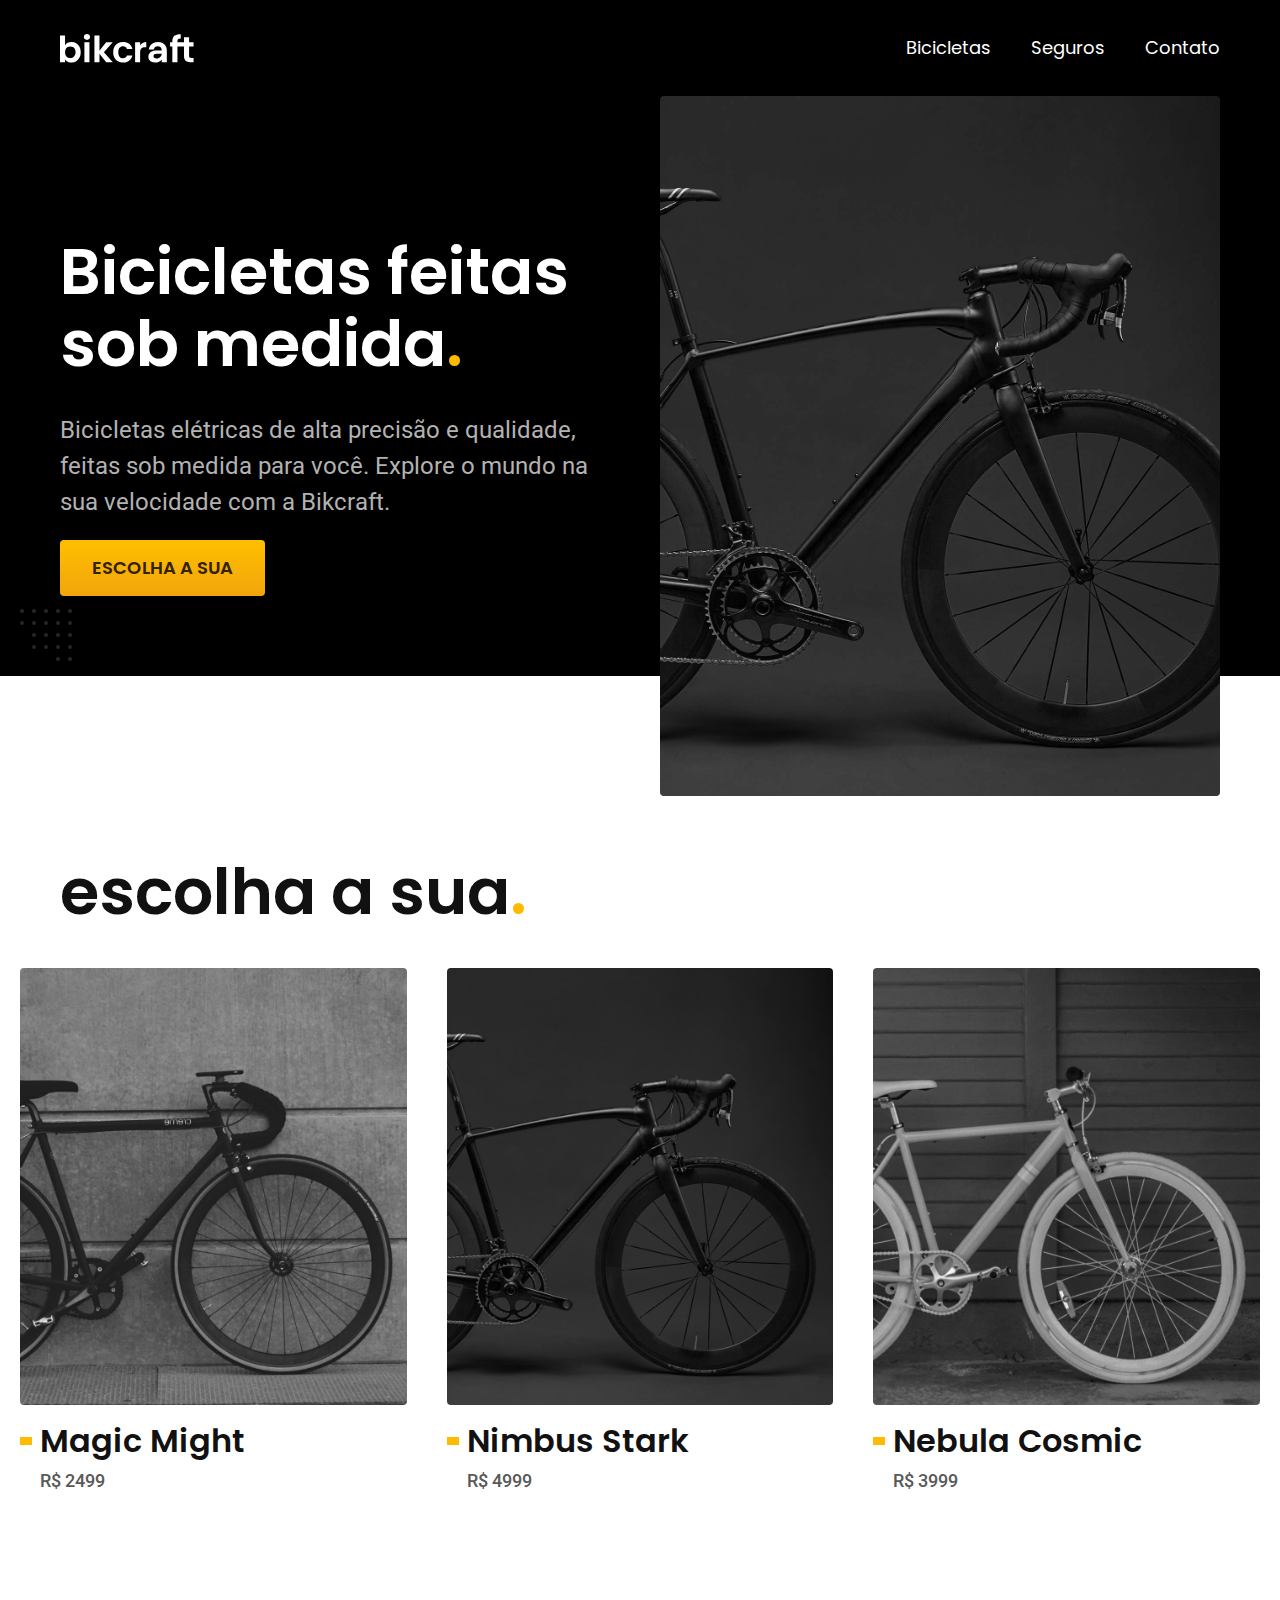
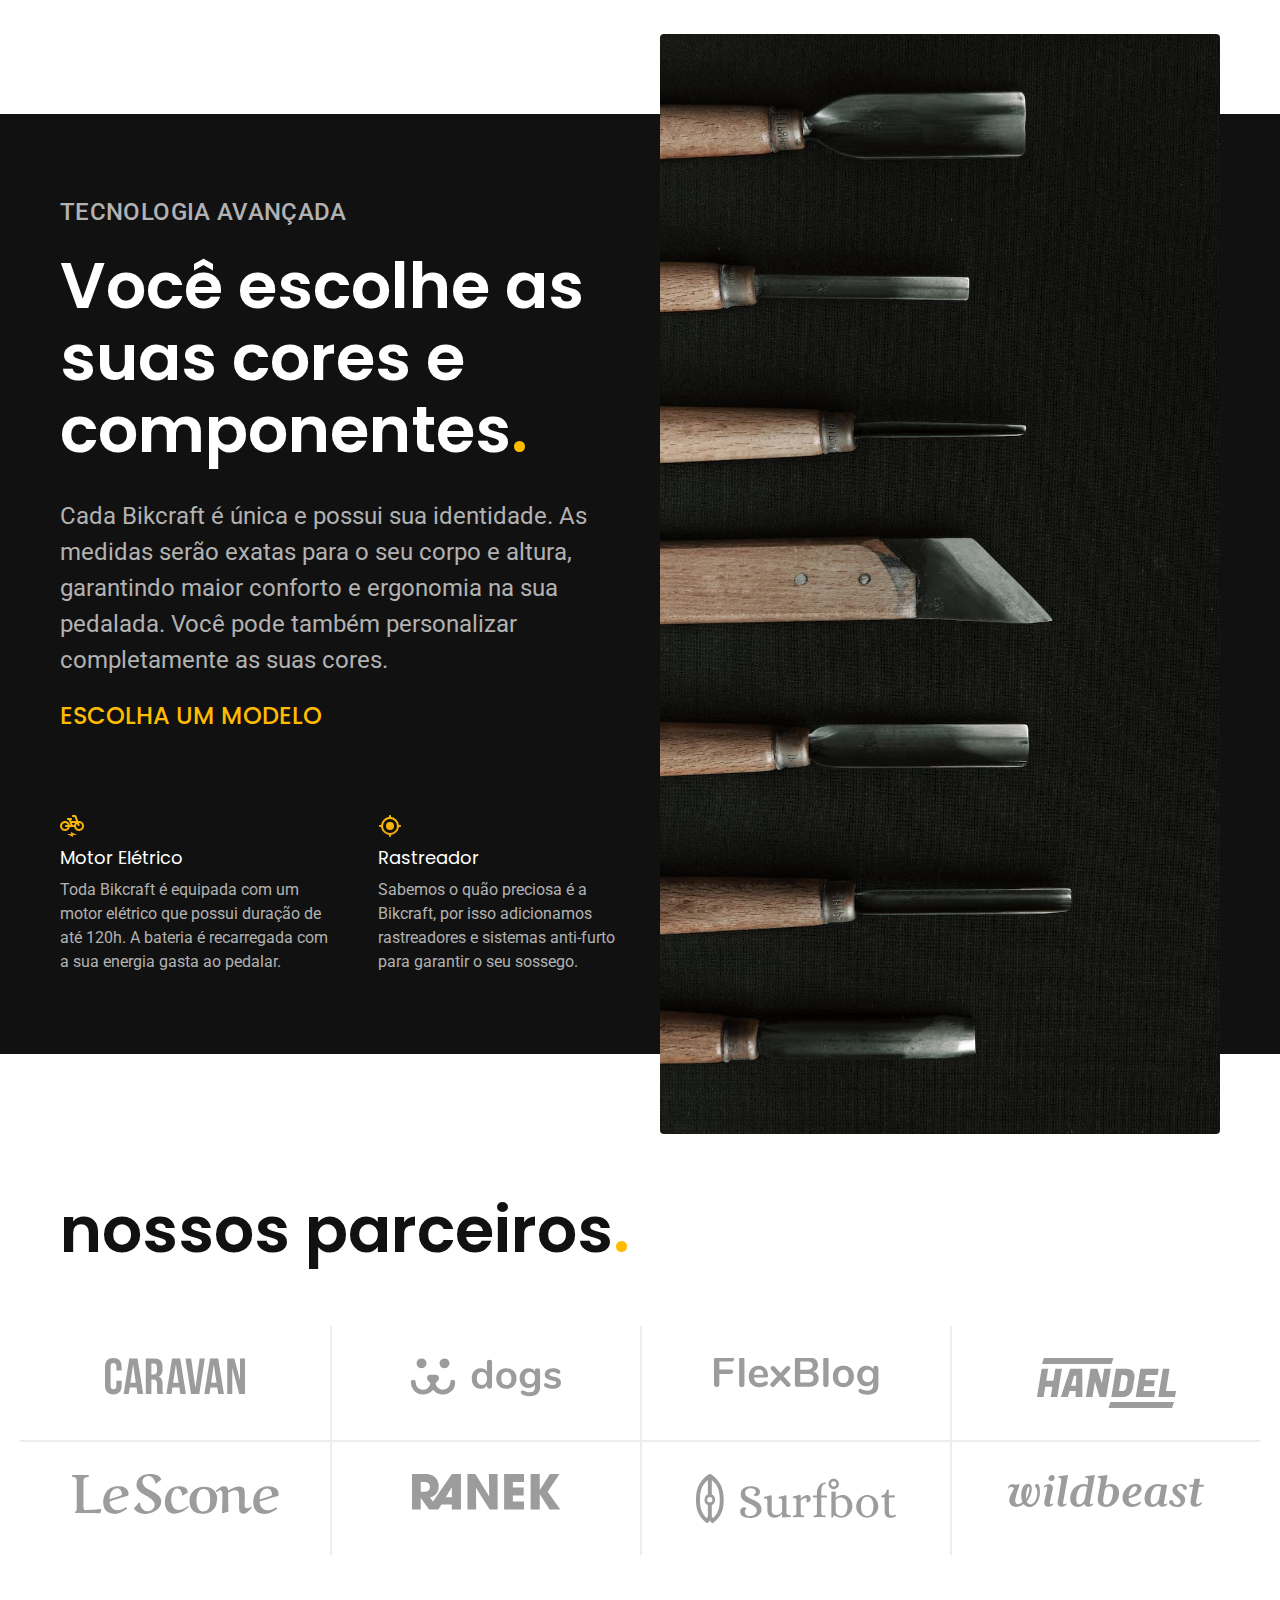
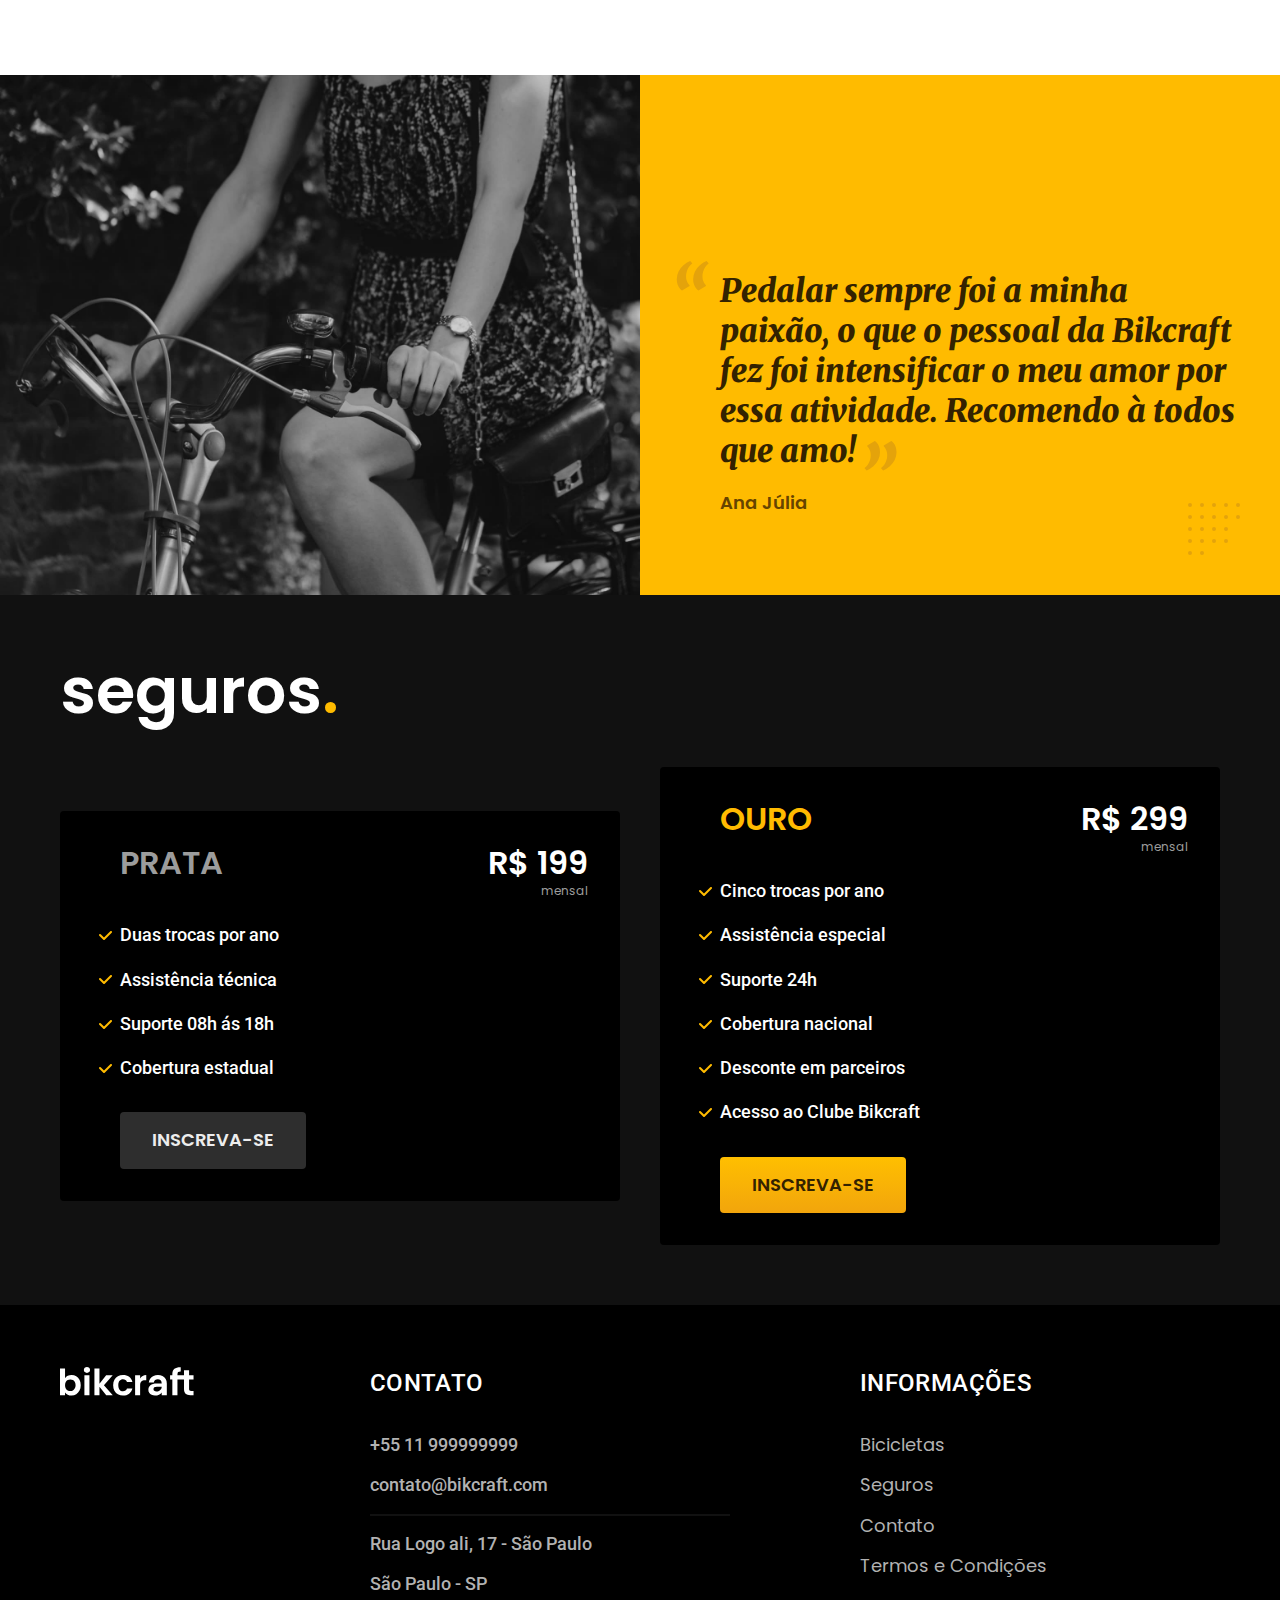
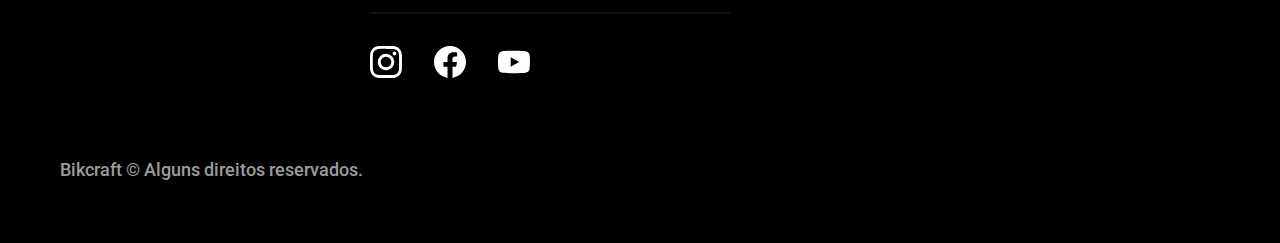
<file: index.html>
<!DOCTYPE html>
<html lang="pt-br">

<head>
  <meta charset="UTF-8">
  <meta http-equiv="X-UA-Compatible" content="IE=edge">
  <meta name="viewport" content="width=device-width, initial-scale=1.0">
  <meta name="description" content="Bicicletas elétricas de alta precisão e qualidade, feitas sob medida para o cliente. Explore o mundo na sua velocidade com a Bikcraft.">
  <title>Bikcraft - Bicicletas Elétricas</title>

  <link rel="icon" href="./favicon.svg" type="image/svg+xml">
  <link rel="preload" href="./css/style.css" as="style">
  <link rel="stylesheet" href="./css/style.css">

  <link rel="preconnect" href="https://fonts.googleapis.com">
  <link rel="preconnect" href="https://fonts.gstatic.com" crossorigin>
  <link href="https://fonts.googleapis.com/css2?family=Merriweather:ital,wght@1,900&family=Poppins:wght@400;600&family=Roboto:wght@400;500&display=swap" rel="stylesheet">

  <script>document.documentElement.classList.add('js');</script>
</head>

<body>
  <header class="header-bg">
    <div class="header conteiner">
      <a href="./">
        <img src="img/bikcraft.svg" alt="Bikcraft">
      </a>

      <nav aria-label="primaria">
        <ul class="header-menu font-1-m cor-0">
          <li><a href="./bicicletas.html">Bicicletas</a></li>
          <li><a href="./seguros.html">Seguros</a></li>
          <li><a href="./contato.html">Contato</a></li>
        </ul>
      </nav>
    </div>
  </header>

  <main class="introducao-bg">
    <div class="introducao conteiner">
      <div class="introducao-conteudo">
        <h1 class="font-1-xxl fadeInDown" data-anime="200">Bicicletas feitas sob medida<span class="cor-p1">.</span></h1>
        <p class="font-2-l cor-5 fadeInDown" data-anime="400">
          Bicicletas elétricas de alta precisão e qualidade, feitas sob medida para você. Explore o mundo na sua velocidade com a Bikcraft.
        </p>
        <a class="botao fadeInDown" data-anime="600" href="./bicicletas.html">Escolha a sua</a>
      </div>
      <picture data-anime="800" class="fadeInDown">
        <img src="img/fotos/introducao.jpg" alt="Bicicleta elétrica preta.">
      </picture>
    </div>
  </main>

  <article class="bicicleta-lista">
    <a href="./bicicletas.html">
      <h2 class="conteiner font-1-xxl">escolha a sua<span class="cor-p1">.</span></h2>
    </a>

    <ul>
      <li>
        <a href="./bicicletas/magic.html">
          <img src="./img/bicicletas/magic-home.jpg" alt="Bicicleta elétrica">
          <h3 class="font-1-xl">Magic Might</h3>
          <span class="font-2-m cor-8">R$ 2499</span>
        </a>
      </li>

      <li>
        <a href="./bicicletas/nimbus.html">
          <img src="./img/bicicletas/nimbus-home.jpg" alt="Bicicleta elétrica">
          <h3 class="font-1-xl">Nimbus Stark</h3>
          <span class="font-2-m cor-8">R$ 4999</span>
        </a>
      </li>

      <li>
        <a href="./bicicletas/nebula.html">
          <img src="./img/bicicletas/nebula-home.jpg" alt="Bicicleta elétrica">
          <h3 class="font-1-xl">Nebula Cosmic</h3>
          <span class="font-2-m cor-8">R$ 3999</span>
        </a>
      </li>
    </ul>
  </article>

  <article class="tecnologia-bg">
    <div class="tecnologia conteiner">
      <div class="tecnologia-conteudo">
        <span class="font-2-l-b cor-5">Tecnologia Avançada</span>
        <h2 class="font-1-xxl cor-0">Você escolhe as suas cores e componentes<span class="cor-p1">.</span></h2>
        <p class="font-2-l cor-5">
          Cada Bikcraft é única e possui sua identidade. As medidas serão exatas para o seu corpo e altura, garantindo maior conforto e ergonomia na sua pedalada. Você pode também personalizar completamente as suas cores.
        </p>
        <a class="link" href="../bicicletas.html">Escolha um modelo</a>
        <div class="tecnologia-vantagens">
          <div>
            <img src="./img/icones/eletrica.svg" alt="">
            <h3 class="font-1-m cor-0">Motor Elétrico</h3>
            <p class="font-2-s cor-5">
              Toda Bikcraft é equipada com um motor elétrico que possui duração de até 120h. A bateria é recarregada com a sua energia gasta ao pedalar.
            </p>
          </div>
          <div>
            <img src="./img/icones/rastreador.svg" alt="">
            <h3 class="font-1-m cor-0">Rastreador</h3>
            <p class="font-2-s cor-5">
              Sabemos o quão preciosa é a Bikcraft, por isso adicionamos rastreadores e sistemas anti-furto para garantir o seu sossego.
            </p>
          </div>
        </div>
      </div>
      <div class="tecnologia-imagem">
        <img src="./img/fotos/tecnologia.jpg" alt="">
      </div>
    </div>
  </article>

  <section class="parceiros" aria-label="Nossos Parceiros">
    <h2 class="conteiner font-1-xxl">nossos parceiros<span class="cor-p1">.</span></h2>
    <ul>
      <li><img src="./img/parceiros/caravan.svg" alt="caravan"></li>
      <li><img src="./img/parceiros/dogs.svg" alt="dogs"></li>
      <li><img src="./img/parceiros/flexblog.svg" alt="flexblog"></li>
      <li><img src="./img/parceiros/handel.svg" alt="handel"></li>
      <li><img src="./img/parceiros/lescone.svg" alt="lescone"></li>
      <li><img src="./img/parceiros/ranek.svg" alt="ranek"></li>
      <li><img src="./img/parceiros/surfbot.svg" alt="surfbot"></li>
      <li><img src="./img/parceiros/wildbeast.svg" alt="wildbeast"></li>
    </ul>
  </section>

  <section class="depoimento" aria-label="Depoimento">
    <div>
      <img src="./img/fotos/depoimento.jpg" alt="Pessoa pedalando uma bicicleta Bikcraft">
    </div>
    <div class="depoimento-conteudo">
      <blockquote class="font-1-xl cor-p5">
        <p>
          Pedalar sempre foi a minha paixão, o que o pessoal da Bikcraft fez foi intensificar o meu amor por essa atividade. Recomendo à todos que amo!
        </p>
      </blockquote>
      <span class="font-1-m-b cor-p4">Ana Júlia</span>
    </div>
  </section>

  <article class="seguros-bg">
    <div class="seguros conteiner">
      <h2 class="font-1-xxl cor-0">seguros<span class="cor-p1">.</span></h2>
      <div class="seguros-item">
        <h3 class="font-1-xl cor-6">PRATA</h3>
        <span class="font-1-xl cor-0">R$ 199 <span class="font-1-xs cor-6">mensal</span></span>
        <ul class="font-2-m cor-0">
          <li>Duas trocas por ano</li>
          <li>Assistência técnica</li>
          <li>Suporte 08h ás 18h</li>
          <li>Cobertura estadual</li>
        </ul>
        <a class="botao secundario" href="./orcamento.html">Inscreva-se</a>
      </div>

      <div class="seguros-item">
        <h3 class="font-1-xl cor-p1">OURO</h3>
        <span class="font-1-xl cor-0">R$ 299 <span class="font-1-xs cor-6">mensal</span></span>
        <ul class="font-2-m cor-0">
          <li>Cinco trocas por ano</li>
          <li>Assistência especial</li>
          <li>Suporte 24h</li>
          <li>Cobertura nacional</li>
          <li>Desconte em parceiros</li>
          <li>Acesso ao Clube Bikcraft</li>
        </ul>
        <a class="botao" href="./orcamento.html">Inscreva-se</a>
      </div>
    </div>
  </article>

  <footer class="footer-bg">
    <div class="footer conteiner">
      <img src="./img/bikcraft.svg" alt="Bikcraft">
      <div class="footer-contato">
        <h3 class="font-2-l-b cor-0">Contato</h3>
        <ul class="font-2-m cor-5">
          <li><a href="tel: +5511999999999">+55 11 999999999</a></li>
          <li><a href="mailto:contato@bikcraft.com">contato@bikcraft.com</a></li>
          <li>Rua Logo ali, 17 - São Paulo</li>
          <li>São Paulo - SP</li>
        </ul>
        <div class="footer-redes">
          <a href="./">
            <img src="./img/redes/instagram.svg" alt="Instagram">
          </a>
          <a href="./">
            <img src="./img/redes/facebook.svg" alt="Facebook">
          </a>
          <a href="./">
            <img src="./img/redes/youtube.svg" alt="YouTube">
          </a>
        </div>
      </div>

      <div class="footer-informacoes">
        <h3 class="font-2-l-b cor-0 ">Informações</h3>
        <nav>
          <ul class="font-1-m cor-5">
            <li><a href="./bicicletas.html">Bicicletas</a></li>
            <li><a href="./seguros.html">Seguros</a></li>
            <li><a href="./contato.html">Contato</a></li>
            <li><a href="./termos.html">Termos e Condições</a></li>
          </ul>
        </nav>
      </div>
      <p class="footer-copy font-2-m cor-6">Bikcraft © Alguns direitos reservados.</p>
    </div>
  </footer>
  <script src="./js/plugins/simple-anime.js"></script>
  <script src="./js/script.js"></script>
</body>

</html>
</file>
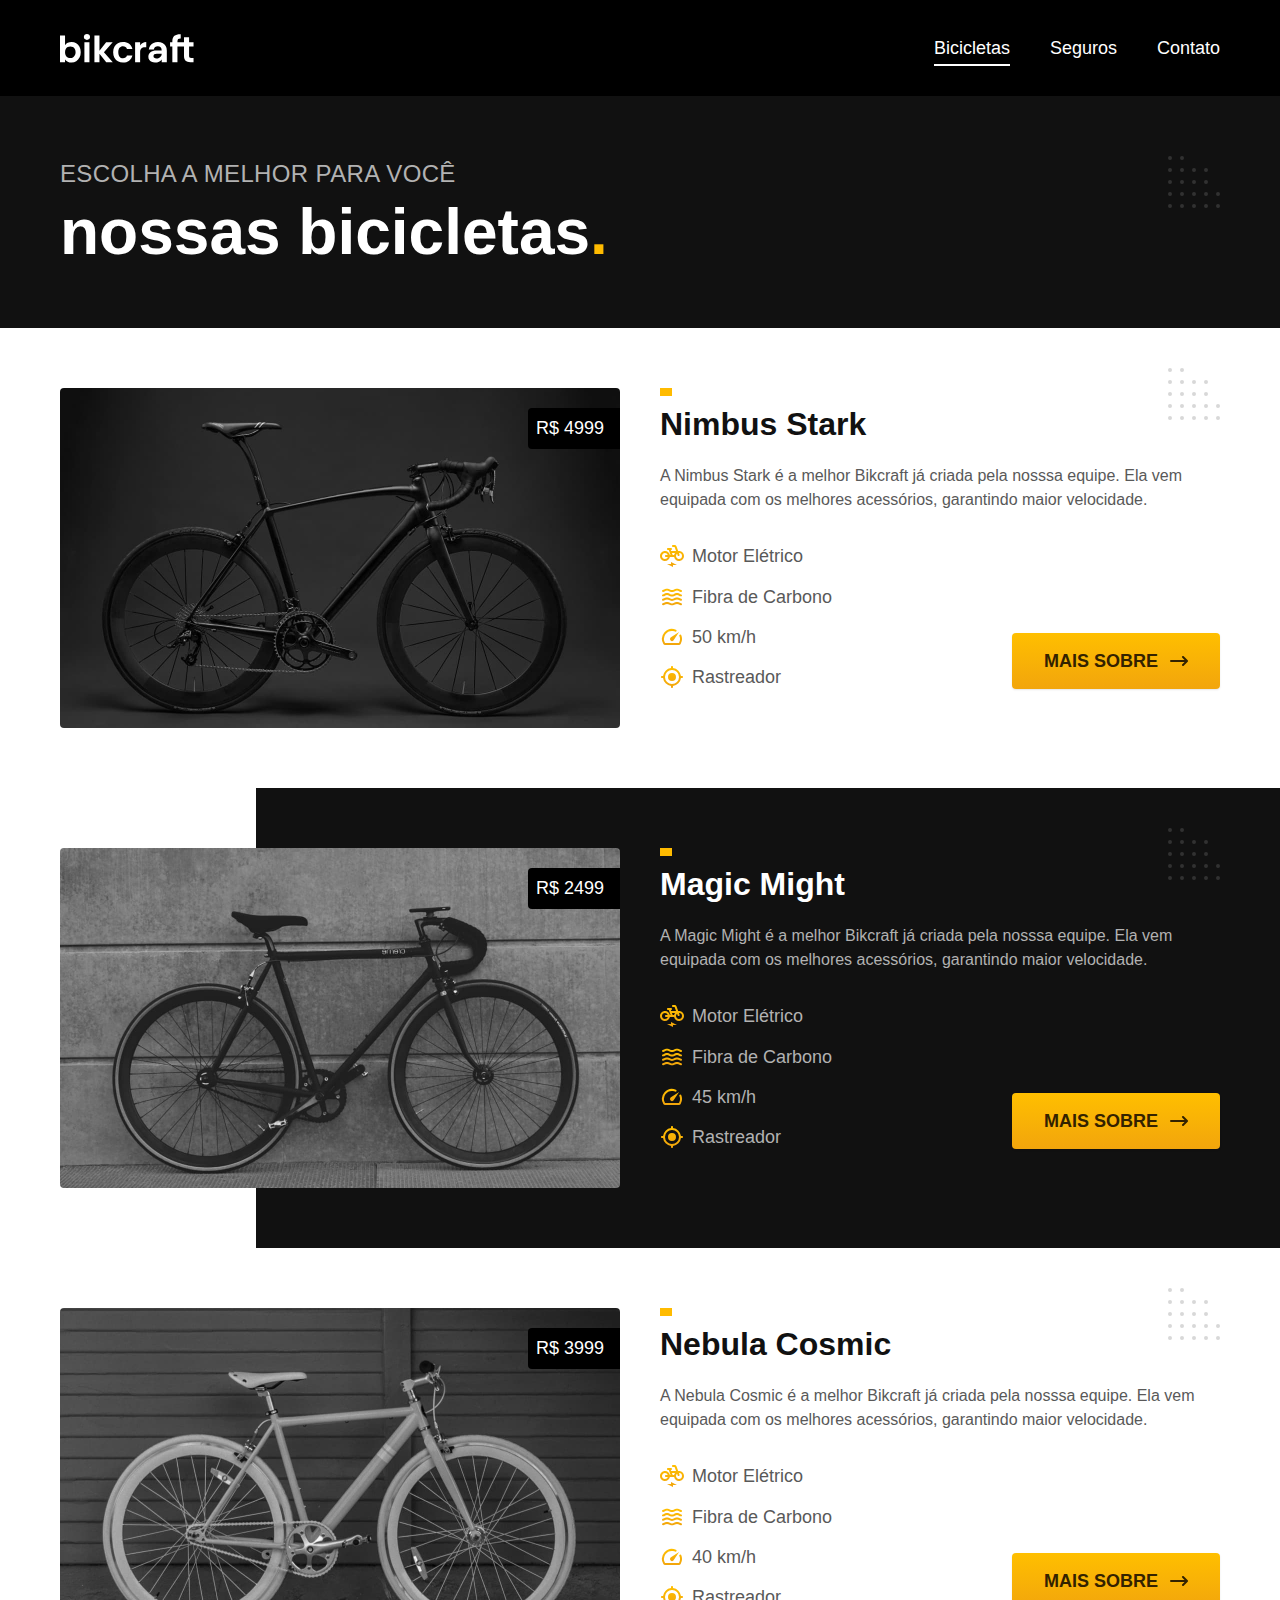
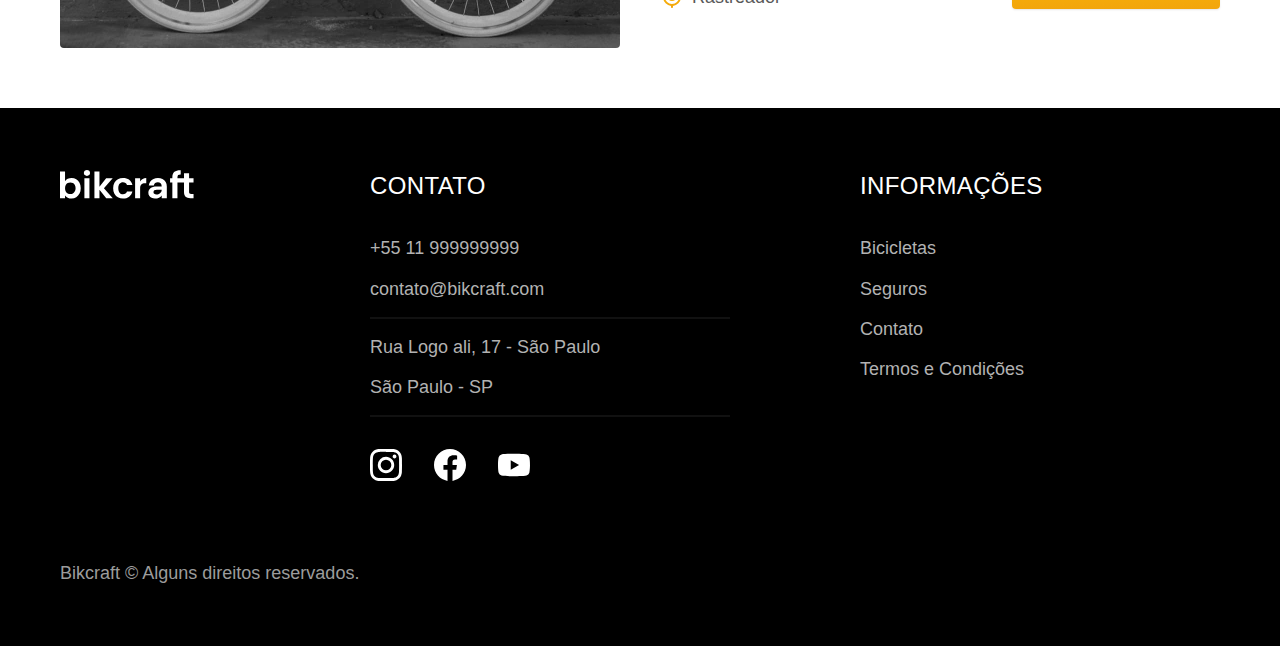
<file: bicicletas.html>
<!DOCTYPE html>
<html lang="pt-br">

<head>
  <meta charset="UTF-8">
  <meta http-equiv="X-UA-Compatible" content="IE=edge">
  <meta name="viewport" content="width=device-width, initial-scale=1.0">
  <title>Bicicletas | Bikcraft</title>
  <meta name="description" content="Bicicletas elétricas Bikcraft.">

  <link rel="icon" href="./favicon.svg" type="image/svg+xml">
  <link rel="preload" href="./css/style.css" as="style">
  <link rel="stylesheet" href="./css/style.css">

  <script>document.documentElement.classList.add('js');</script>
</head>

<body id="bicicletas">
  <header class="header-bg">
    <div class="header conteiner">
      <a href="./">
        <img src="img/bikcraft.svg" alt="Bikcraft">
      </a>

      <nav aria-label="primaria">
        <ul class="header-menu font-1-m cor-0">
          <li><a href="./bicicletas.html">Bicicletas</a></li>
          <li><a href="./seguros.html">Seguros</a></li>
          <li><a href="./contato.html">Contato</a></li>
        </ul>
      </nav>
    </div>
  </header>

  <main>
    <div class="titulo-bg">
      <div class="titulo conteiner">
        <p class="font-2-l-b cor-5">Escolha a melhor para você</p>
        <h1 class="font-1-xxl cor-0">nossas bicicletas<span class="cor-p1">.</span></h1>
      </div>
    </div>

    <div class="bicicletas conteiner fadeInLeft" data-anime="100">
      <div class="bicicletas-imagem ">
        <img src="./img/bicicletas/nimbus.jpg" alt="Bicicleta preta Nimbus Stark">
        <span class="font-2-m cor-0">R$ 4999</span>
      </div>
      <div class="bicicletas-conteudo">
        <h2 class="font-1-xl">Nimbus Stark</h2>
        <p class="font-2-s cor-8">A Nimbus Stark é a melhor Bikcraft já criada pela nosssa equipe. Ela vem equipada com os melhores acessórios, garantindo maior velocidade.</p>
        <ul class="font-1-m cor-8">
          <li>
            <img src="./img/icones/eletrica.svg" alt="">
            Motor Elétrico
          </li>
          <li>
            <img src="./img/icones/carbono.svg" alt="">
            Fibra de Carbono
          </li>
          <li>
            <img src="./img/icones/velocidade.svg" alt="">
            50 km/h
          </li>
          <li>
            <img src="./img/icones/rastreador.svg" alt="">
            Rastreador
          </li>
        </ul>
        <a class="botao seta" href="./bicicletas/nimbus.html">Mais Sobre</a>
      </div>
    </div>

    <div class="bicicletas-bg">
      <div class="bicicletas conteiner">
        <div class="bicicletas-imagem">
          <img src="./img/bicicletas/magic.jpg" alt="Bicicleta preta Magic Might">
          <span class="font-2-m cor-0">R$ 2499</span>
        </div>
        <div class="bicicletas-conteudo">
          <h2 class="font-1-xl cor-0">Magic Might</h2>
          <p class="font-2-s cor-5">A Magic Might é a melhor Bikcraft já criada pela nosssa equipe. Ela vem equipada com os melhores acessórios, garantindo maior velocidade.</p>
          <ul class="font-1-m cor-5">
            <li>
              <img src="./img/icones/eletrica.svg" alt="">
              Motor Elétrico
            </li>
            <li>
              <img src="./img/icones/carbono.svg" alt="">
              Fibra de Carbono
            </li>
            <li>
              <img src="./img/icones/velocidade.svg" alt="">
              45 km/h
            </li>
            <li>
              <img src="./img/icones/rastreador.svg" alt="">
              Rastreador
            </li>
          </ul>
          <a class="botao seta" href="./bicicletas/magic.html">Mais Sobre</a>
        </div>
      </div>
    </div>

    <div class="bicicletas conteiner">
      <div class="bicicletas-imagem">
        <img src="./img/bicicletas/nebula.jpg" alt="Bicicleta preta Nebula Cosmic">
        <span class="font-2-m cor-0">R$ 3999</span>
      </div>
      <div class="bicicletas-conteudo">
        <h2 class="font-1-xl">Nebula Cosmic</h2>
        <p class="font-2-s cor-8">A Nebula Cosmic é a melhor Bikcraft já criada pela nosssa equipe. Ela vem equipada com os melhores acessórios, garantindo maior velocidade.</p>
        <ul class="font-1-m cor-8">
          <li>
            <img src="./img/icones/eletrica.svg" alt="">
            Motor Elétrico
          </li>
          <li>
            <img src="./img/icones/carbono.svg" alt="">
            Fibra de Carbono
          </li>
          <li>
            <img src="./img/icones/velocidade.svg" alt="">
            40 km/h
          </li>
          <li>
            <img src="./img/icones/rastreador.svg" alt="">
            Rastreador
          </li>
        </ul>
        <a class="botao seta" href="./bicicletas/nebula.html">Mais Sobre</a>
      </div>
    </div>
  </main>

  <footer class="footer-bg">
    <div class="footer conteiner">
      <img src="./img/bikcraft.svg" alt="Bikcraft">
      <div class="footer-contato">
        <h3 class="font-2-l-b cor-0">Contato</h3>
        <ul class="font-2-m cor-5">
          <li><a href="tel: +5511999999999">+55 11 999999999</a></li>
          <li><a href="mailto:contato@bikcraft.com">contato@bikcraft.com</a></li>
          <li>Rua Logo ali, 17 - São Paulo</li>
          <li>São Paulo - SP</li>
        </ul>
        <div class="footer-redes">
          <a href="./">
            <img src="./img/redes/instagram.svg" alt="Instagram">
          </a>
          <a href="./">
            <img src="./img/redes/facebook.svg" alt="Facebook">
          </a>
          <a href="./">
            <img src="./img/redes/youtube.svg" alt="YouTube">
          </a>
        </div>
      </div>

      <div class="footer-informacoes">
        <h3 class="font-2-l-b cor-0 ">Informações</h3>
        <nav>
          <ul class="font-1-m cor-5">
            <li><a href="./bicicletas.html">Bicicletas</a></li>
            <li><a href="./seguros.html">Seguros</a></li>
            <li><a href="./contato.html">Contato</a></li>
            <li><a href="./termos.html">Termos e Condições</a></li>
          </ul>
        </nav>
      </div>
      <p class="footer-copy font-2-m cor-6">Bikcraft © Alguns direitos reservados.</p>
    </div>
  </footer>
  <script src="./js/plugins/simple-anime.js"></script>
  <script src="./js/script.js"></script>
</body>

</html>
</file>
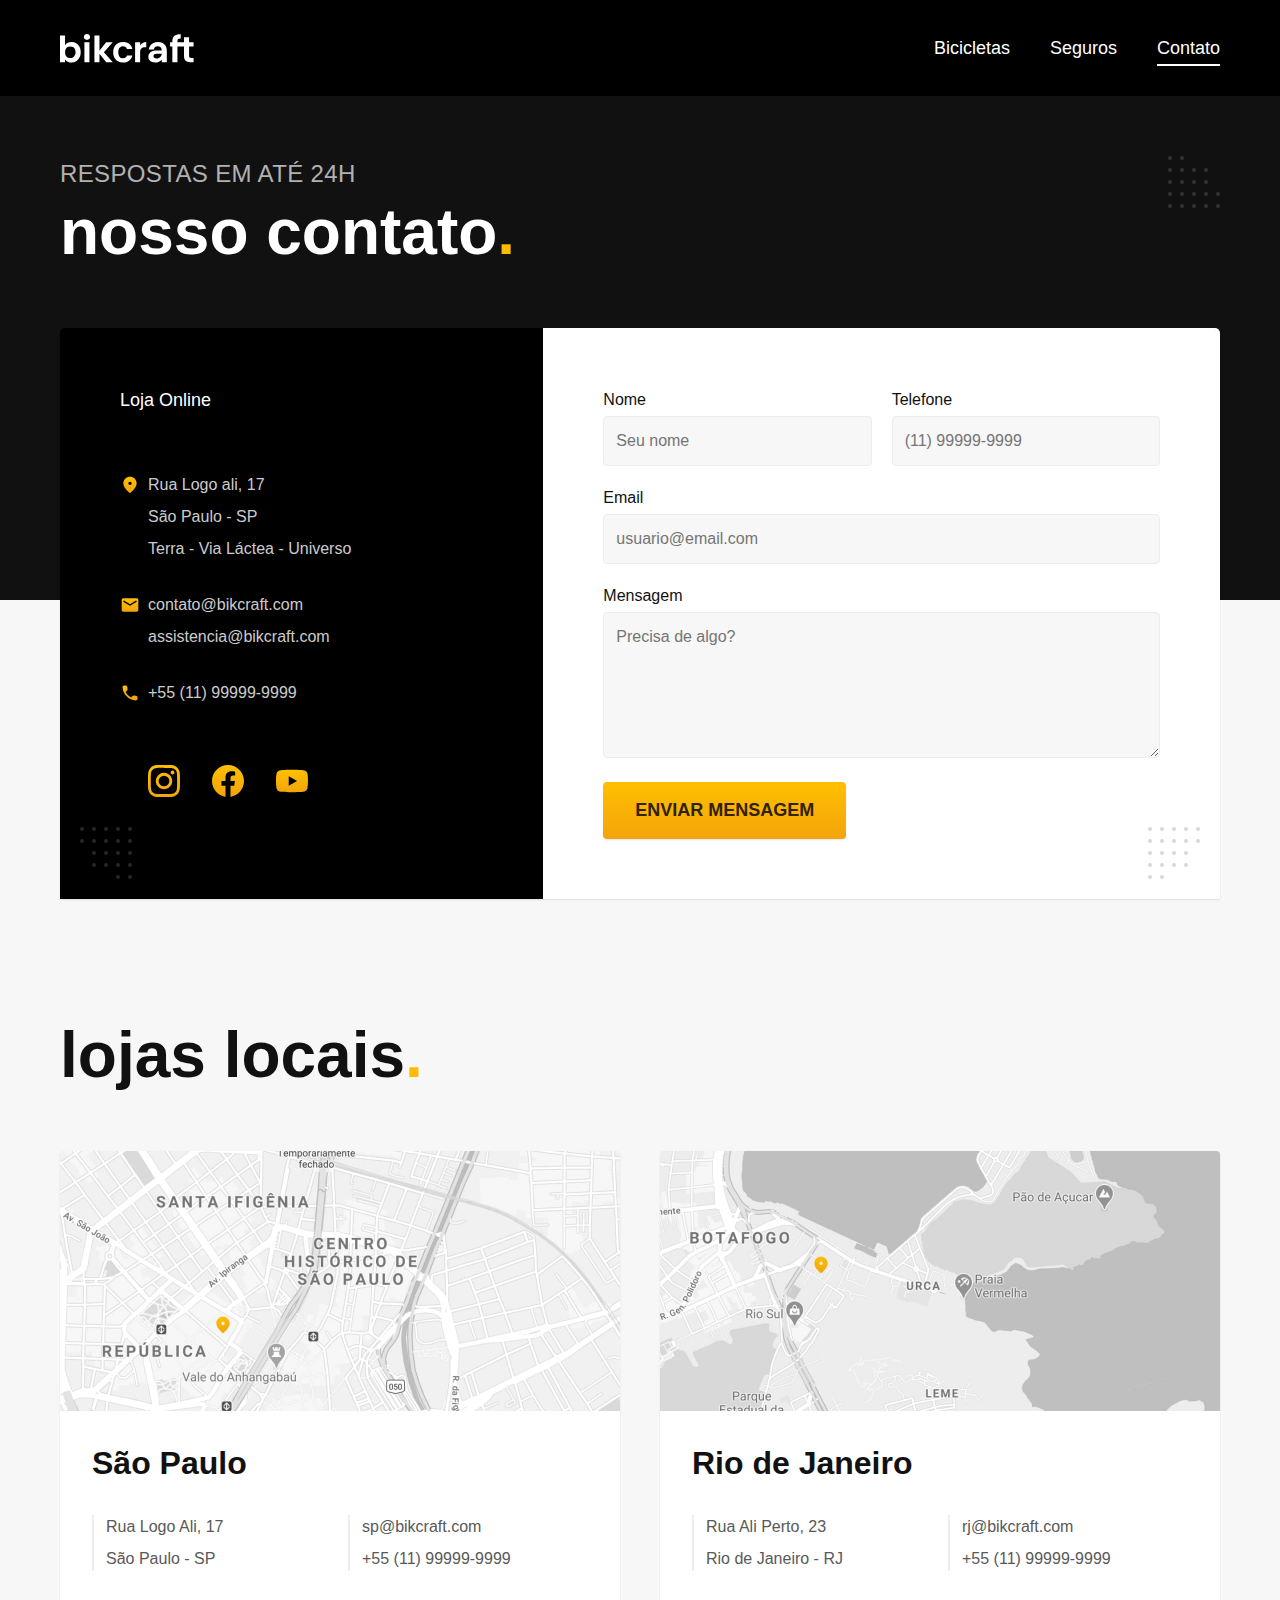
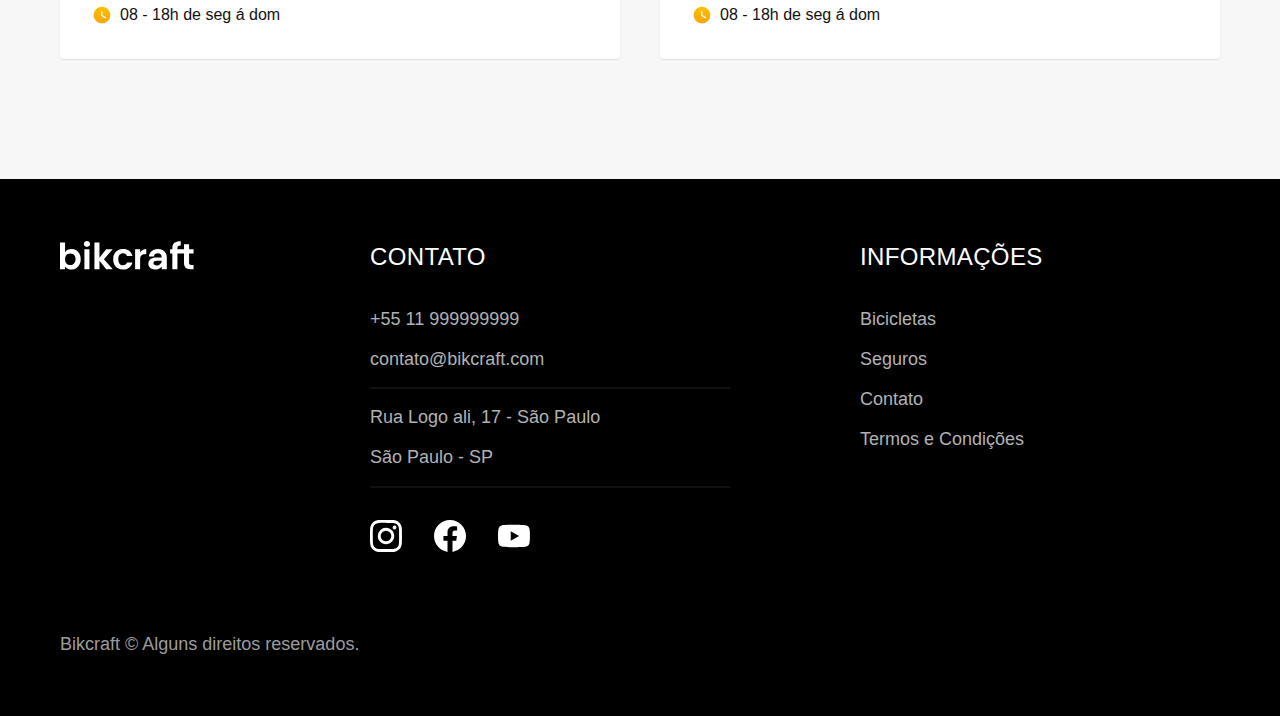
<file: contato.html>
<!DOCTYPE html>
<html lang="pt-br">

<head>
  <meta charset="UTF-8">
  <meta http-equiv="X-UA-Compatible" content="IE=edge">
  <meta name="viewport" content="width=device-width, initial-scale=1.0">
  <title>Contato | Bikcraft</title>
  <meta name="description" content="Contato Bikcraft.">

  <link rel="icon" href="./favicon.svg" type="image/svg+xml">
  <link rel="preload" href="./css/style.css" as="style">
  <link rel="stylesheet" href="./css/style.css">

  <script>document.documentElement.classList.add('js');</script>
</head>

<body id="contato">
  <header class="header-bg">
    <div class="header conteiner">
      <a href="./">
        <img src="img/bikcraft.svg" alt="Bikcraft">
      </a>

      <nav aria-label="primaria">
        <ul class="header-menu font-1-m cor-0">
          <li><a href="./bicicletas.html">Bicicletas</a></li>
          <li><a href="./seguros.html">Seguros</a></li>
          <li><a href="./contato.html">Contato</a></li>
        </ul>
      </nav>
    </div>
  </header>

  <main>
    <div class="titulo-bg">
      <div class="titulo conteiner">
        <p class="font-2-l-b cor-5">Respostas em até 24h</p>
        <h1 class="font-1-xxl cor-0">nosso contato<span class="cor-p1">.</span></h1>
      </div>
    </div>

    <div class="contato conteiner fadeInDown" data-anime="100">
      <section class="contato-dados" aria-label="Endereço">
        <h2 class="font-1-m cor-0">Loja Online</h2>
        <div class="contato-endereco font-2-s cor-4">
          <p>Rua Logo ali, 17</p>
          <p>São Paulo - SP</p>
          <p>Terra - Via Láctea - Universo</p>
        </div>
        <address class="contato-meios font-2-s cor-4">
          <a href="mailto:contato@bikcraft.com">contato@bikcraft.com</a>
          <a href="mailto:assistencia@bikcraft.com">assistencia@bikcraft.com</a>
          <a href="tel:+55999999999">+55 (11) 99999-9999</a>
        </address>
        <div class="contato-redes">
          <a href="./">
            <img src="./img/redes/instagram-p.svg" alt="Instagram">
          </a>
          <a href="./">
            <img src="./img/redes/facebook-p.svg" alt="Facebook">
          </a>
          <a href="./">
            <img src="./img/redes/youtube-p.svg" alt="YouTube">
          </a>
        </div>
      </section>

      <section class="contato-formulario" aria-label="Formulário">
        <form class="form" action="./contato.html">
          <div>
            <label for="nome">Nome</label>
            <input type="text" id="nome" name="nome" placeholder="Seu nome">
          </div>
          <div>
            <label for="telefone">Telefone</label>
            <input type="text" name="telefone" id="telefone" placeholder="(11) 99999-9999">
          </div>
          <div class="col-2">
            <label for="email">Email</label>
            <input type="email" name="email" id="email" placeholder="usuario@email.com">
          </div>
          <div class="col-2">
            <label for="mensagem">Mensagem</label>
            <textarea name="mensagem" id="mensagem" rows="5" placeholder="Precisa de algo?"></textarea>
            <button class="botao col-2">Enviar Mensagem</button>
          </div>
        </form>
      </section>
    </div>
  </main>

  <article class="lojas conteiner">
    <h2 class="font-1-xxl">lojas locais<span class="cor-p1">.</span></h2>
    <div class="lojas-item">
      <img src="./img/lojas/sp.jpg" alt="Marcando o endereço em rua Logo Ali, 17 São Paulo - SP">

      <div class="lojas-conteudo">
        <h3 class="font-1-xl">São Paulo</h3>
        <div class="lojas-dados font-2-s cor-8">
          <p>Rua Logo Ali, 17</p>
          <p>São Paulo - SP </p>
        </div>
        <div class="lojas-dados font-2-s cor-8">
          <a href="mailto:sp@bikcraft.com">sp@bikcraft.com</a>
          <a href="tel:+55999999999">+55 (11) 99999-9999</a>
        </div>
        <p class="lojas-tempo font-1-s"> <img src="img/icones/horario.svg" alt=""> 08 - 18h de seg á dom</p>
      </div>
    </div>

    <div class="lojas-item">
      <img src="./img/lojas/rj.jpg" alt="Marcando o endereço em rua Ali Perto, 23 Rio de Janeiro - RJ">

      <div class="lojas-conteudo">
        <h3 class="font-1-xl">Rio de Janeiro</h3>
        <div class="lojas-dados font-2-s cor-8">
          <p>Rua Ali Perto, 23</p>
          <p>Rio de Janeiro - RJ </p>
        </div>
        <div class="lojas-dados font-2-s cor-8">
          <a href="mailto:rj@bikcraft.com">rj@bikcraft.com</a>
          <a href="tel:+55999999999">+55 (11) 99999-9999</a>
        </div>
        <p class="lojas-tempo font-1-s"> <img src="img/icones/horario.svg" alt=""> 08 - 18h de seg á dom</p>
      </div>
    </div>
  </article>

  <footer class="footer-bg">
    <div class="footer conteiner">
      <img src="./img/bikcraft.svg" alt="Bikcraft">
      <div class="footer-contato">
        <h3 class="font-2-l-b cor-0">Contato</h3>
        <ul class="font-2-m cor-5">
          <li><a href="tel: +5511999999999">+55 11 999999999</a></li>
          <li><a href="mailto:contato@bikcraft.com">contato@bikcraft.com</a></li>
          <li>Rua Logo ali, 17 - São Paulo</li>
          <li>São Paulo - SP</li>
        </ul>
        <div class="footer-redes">
          <a href="./">
            <img src="./img/redes/instagram.svg" alt="Instagram">
          </a>
          <a href="./">
            <img src="./img/redes/facebook.svg" alt="Facebook">
          </a>
          <a href="./">
            <img src="./img/redes/youtube.svg" alt="YouTube">
          </a>
        </div>
      </div>

      <div class="footer-informacoes">
        <h3 class="font-2-l-b cor-0 ">Informações</h3>
        <nav>
          <ul class="font-1-m cor-5">
            <li><a href="./bicicletas.html">Bicicletas</a></li>
            <li><a href="./seguros.html">Seguros</a></li>
            <li><a href="./contato.html">Contato</a></li>
            <li><a href="./termos.html">Termos e Condições</a></li>
          </ul>
        </nav>
      </div>
      <p class="footer-copy font-2-m cor-6">Bikcraft © Alguns direitos reservados.</p>
    </div>
  </footer>
  <script src="./js/plugins/simple-anime.js"></script>
  <script src="./js/script.js"></script>
</body>

</html>
</file>
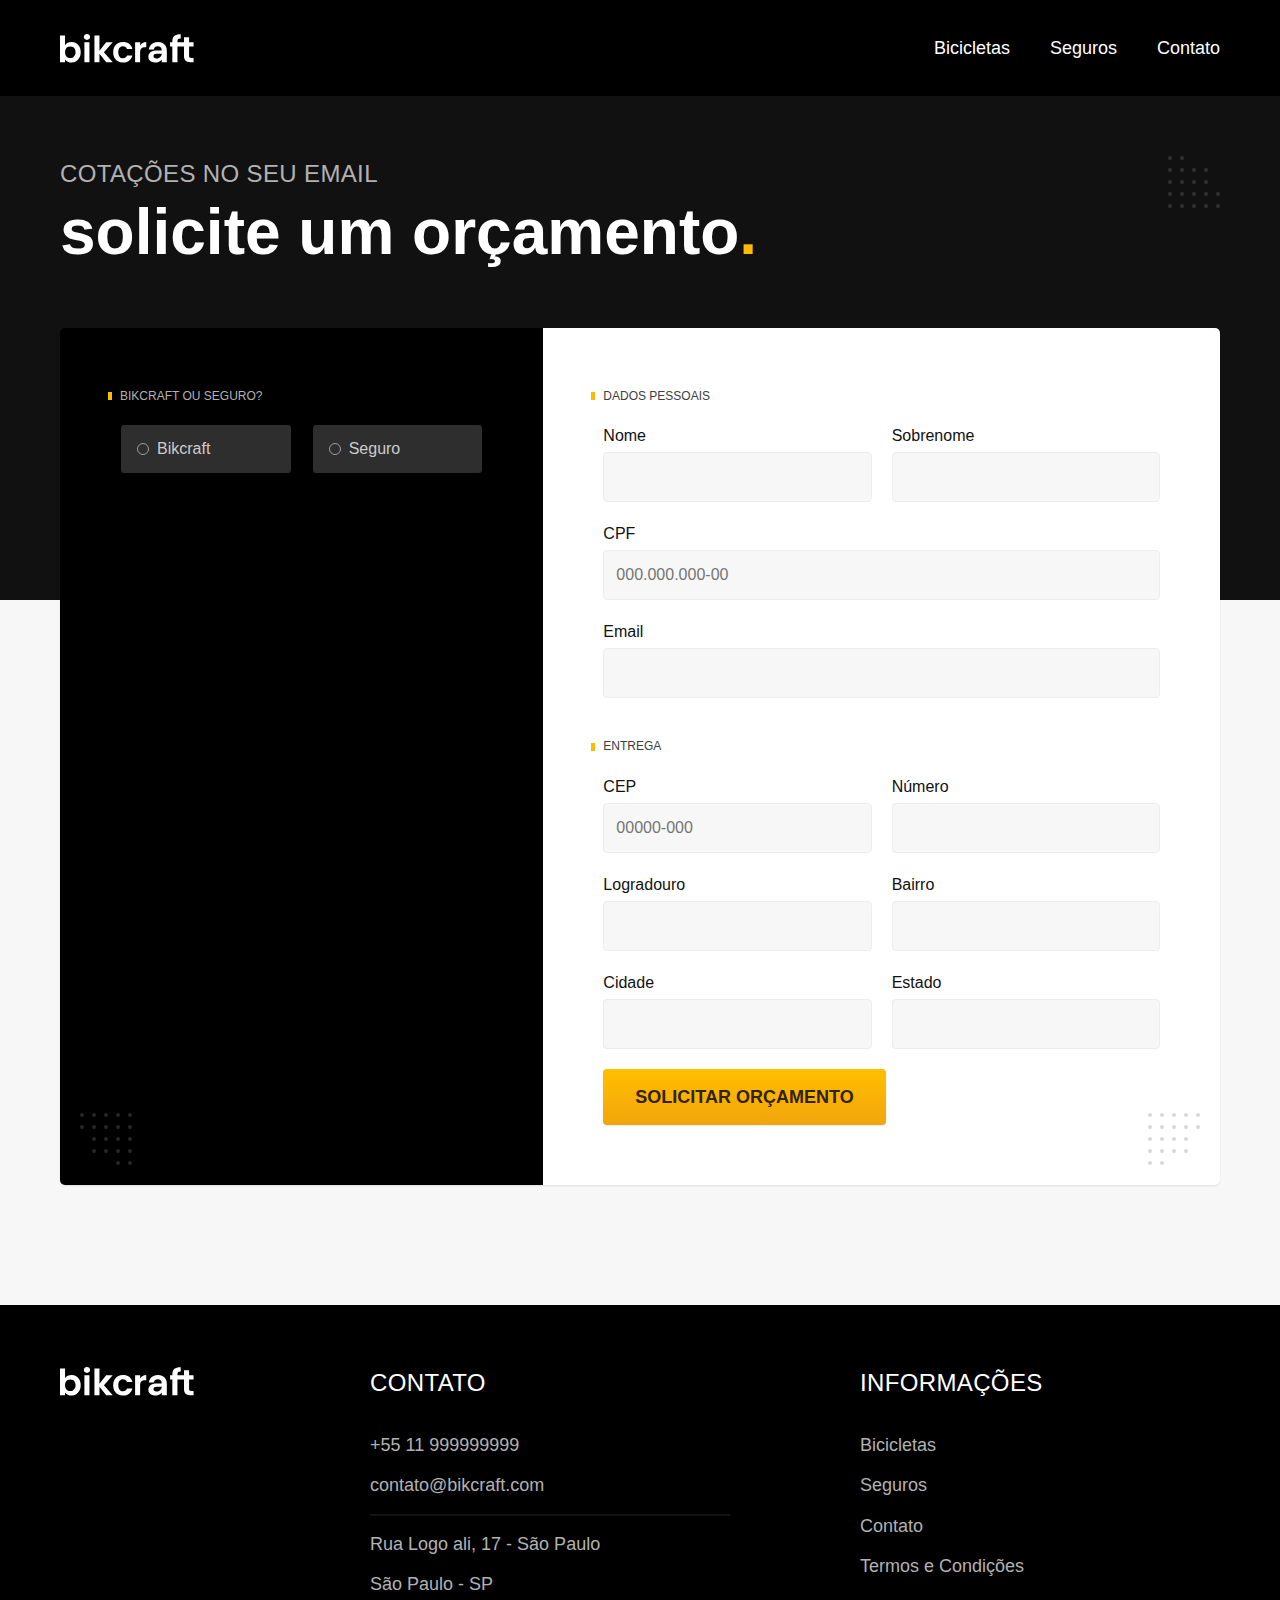
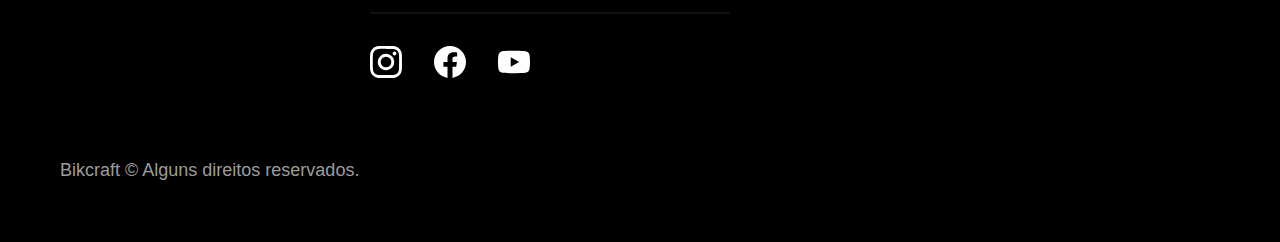
<file: orcamento.html>
<!DOCTYPE html>
<html lang="pt-br">

<head>
  <meta charset="UTF-8">
  <meta http-equiv="X-UA-Compatible" content="IE=edge">
  <meta name="viewport" content="width=device-width, initial-scale=1.0">
  <title>Orçamento | Bikcraft</title>
  <meta name="description" content="Orçamento.">

  <link rel="icon" href="./favicon.svg" type="image/svg+xml">
  <link rel="preload" href="./css/style.css" as="style">
  <link rel="stylesheet" href="./css/style.css">

  <script>document.documentElement.classList.add('js');</script>
</head>

<body id="orcamento">
  <header class="header-bg">
    <div class="header conteiner">
      <a href="./">
        <img src="img/bikcraft.svg" alt="Bikcraft">
      </a>

      <nav aria-label="primaria">
        <ul class="header-menu font-1-m cor-0">
          <li><a href="./bicicletas.html">Bicicletas</a></li>
          <li><a href="./seguros.html">Seguros</a></li>
          <li><a href="./contato.html">Contato</a></li>
        </ul>
      </nav>
    </div>
  </header>

  <main>
    <div class="titulo-bg">
      <div class="titulo conteiner">
        <p class="font-2-l-b cor-5">Cotações no seu email</p>
        <h1 class="font-1-xxl cor-0">solicite um orçamento<span class="cor-p1">.</span></h1>
      </div>
    </div>

    <form class="orcamento conteiner" action="./">
      <div class="orcamento-produto">
        <h2 class="font-1-xs cor-5">Bikcraft ou Seguro?</h2>

        <input type="radio" name="tipo" value="bikcraft" id="bikcraft">
        <label for="bikcraft">Bikcraft</label>

        <input type="radio" name="tipo" value="seguro" id="seguro">
        <label for="seguro">Seguro</label>

        <div class="orcamento-conteudo" id="orcamento-bikcraft">
          <h2 class="font-1-xs cor-5">Escolha a sua</h2>

          <input type="radio" name="produto" value="nimbus" id="nimbus">
          <label for="nimbus">Nimbus Stark <span>R$ 4999</span></label>
          <div class="orcamento-detalhes">
            <ul class="font-1-xs cor-8">
              <li><img src="./img/icones/eletrica.svg" alt="">Motor Elétrico</li>
              <li><img src="./img/icones/carbono.svg" alt="">Fibra de Carbono</li>
              <li><img src="./img/icones/velocidade.svg" alt="">50 km/h</li>
              <li><img src="./img/icones/rastreador.svg" alt="">Rastreador</li>
            </ul>
            <img src="./img/bicicletas/nimbus.jpg" alt="Bicicleta preta">
          </div>

          <input type="radio" name="produto" value="magic" id="magic">
          <label for="magic">Magic Might <span>R$ 2499</span></label>
          <div class="orcamento-detalhes">
            <ul class="font-1-xs cor-8">
              <li><img src="./img/icones/eletrica.svg" alt="">Motor Elétrico</li>
              <li><img src="./img/icones/carbono.svg" alt="">Fibra de Carbono</li>
              <li><img src="./img/icones/velocidade.svg" alt="">45 km/h</li>
              <li><img src="./img/icones/rastreador.svg" alt="">Rastreador</li>
            </ul>
            <img src="./img/bicicletas/magic.jpg" alt="Bicicleta preta">
          </div>

          <input type="radio" name="produto" value="nebula" id="nebula">
          <label for="nebula">Nebula Cosmic <span>R$ 3999</span></label>
          <div class="orcamento-detalhes">
            <ul class="font-1-xs cor-8">
              <li><img src="./img/icones/eletrica.svg" alt="">Motor Elétrico</li>
              <li><img src="./img/icones/carbono.svg" alt="">Fibra de Carbono</li>
              <li><img src="./img/icones/velocidade.svg" alt="">40 km/h</li>
              <li><img src="./img/icones/rastreador.svg" alt="">Rastreador</li>
            </ul>
            <img src="./img/bicicletas/nebula.jpg" alt="Bicicleta branca">
          </div>
        </div>

        <div class="orcamento-conteudo" id="orcamento-seguro">
          <h2 class="font-1-xs cor-5">Escolha o plano</h2>

          <input type="radio" name="produto" value="prata" id="prata">
          <label for="prata">Prata <span>R$ 199</span></label>

          <input type="radio" name="produto" value="ouro" id="ouro">
          <label for="ouro">Ouro <span>R$ 299</span></label>
        </div>
      </div>

      <div class="orcamento-dados form">
        <h2 class="font-1-xs cor-9 col-2">dados pessoais</h2>
        <div>
          <label for="nome">Nome</label>
          <input type="text" id="nome" name="nome">
        </div>
        <div>
          <label for="sobrenome">Sobrenome</label>
          <input type="text" id="sobrenome" name="sobrenome">
        </div>
        <div class="col-2">
          <label for="cpf">CPF</label>
          <input type="text" id="cpf" name="cpf" placeholder="000.000.000-00">
        </div>
        <div class="col-2">
          <label for="email">Email</label>
          <input type="email" id="email" name="email">
        </div>

        <h2 class="font-1-xs cor-9 col-2">entrega</h2>
        <div>
          <label for="cep">CEP</label>
          <input type="text" id="cep" name="cep" placeholder="00000-000">
        </div>
        <div>
          <label for="numero">Número</label>
          <input type="text" id="numero" name="numero">
        </div>
        <div>
          <label for="logradouro">Logradouro</label>
          <input type="text" id="logradouro" name="logradouro">
        </div>
        <div>
          <label for="bairro">Bairro</label>
          <input type="text" id="bairro" name="bairro">
        </div>
        <div>
          <label for="cidade">Cidade</label>
          <input type="text" id="cidade" name="cidade">
        </div>
        <div>
          <label for="estado">Estado</label>
          <input type="text" id="estado" name="estado">
        </div>
        <button class="botao col-2">Solicitar Orçamento</button>
      </div>
    </form>

  </main>

  <footer class="footer-bg">
    <div class="footer conteiner">
      <img src="./img/bikcraft.svg" alt="Bikcraft">
      <div class="footer-contato">
        <h3 class="font-2-l-b cor-0">Contato</h3>
        <ul class="font-2-m cor-5">
          <li><a href="tel: +5511999999999">+55 11 999999999</a></li>
          <li><a href="mailto:contato@bikcraft.com">contato@bikcraft.com</a></li>
          <li>Rua Logo ali, 17 - São Paulo</li>
          <li>São Paulo - SP</li>
        </ul>
        <div class="footer-redes">
          <a href="./">
            <img src="./img/redes/instagram.svg" alt="Instagram">
          </a>
          <a href="./">
            <img src="./img/redes/facebook.svg" alt="Facebook">
          </a>
          <a href="./">
            <img src="./img/redes/youtube.svg" alt="YouTube">
          </a>
        </div>
      </div>

      <div class="footer-informacoes">
        <h3 class="font-2-l-b cor-0 ">Informações</h3>
        <nav>
          <ul class="font-1-m cor-5">
            <li><a href="./bicicletas.html">Bicicletas</a></li>
            <li><a href="./seguros.html">Seguros</a></li>
            <li><a href="./contato.html">Contato</a></li>
            <li><a href="./termos.html">Termos e Condições</a></li>
          </ul>
        </nav>
      </div>
      <p class="footer-copy font-2-m cor-6">Bikcraft © Alguns direitos reservados.</p>
    </div>
  </footer>
  <script src="./js/script.js"></script>
</body>

</html>
</file>
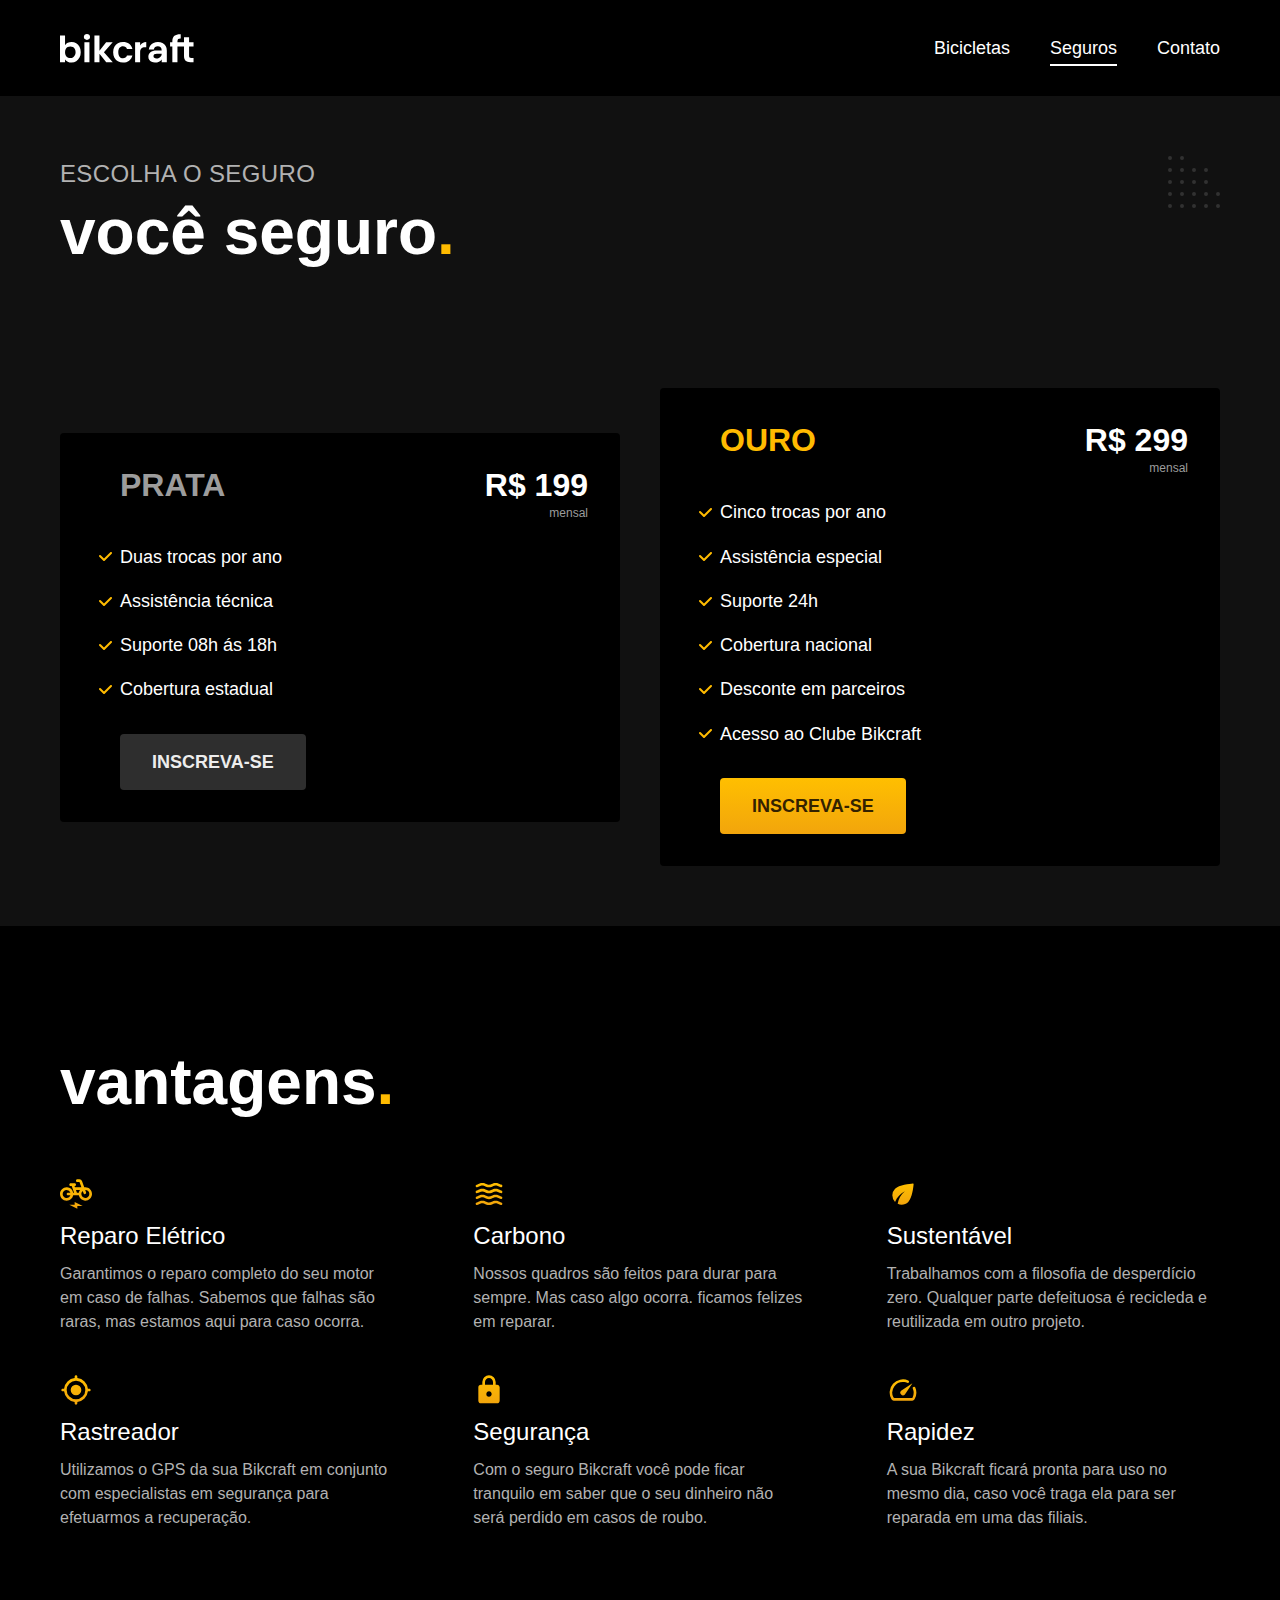
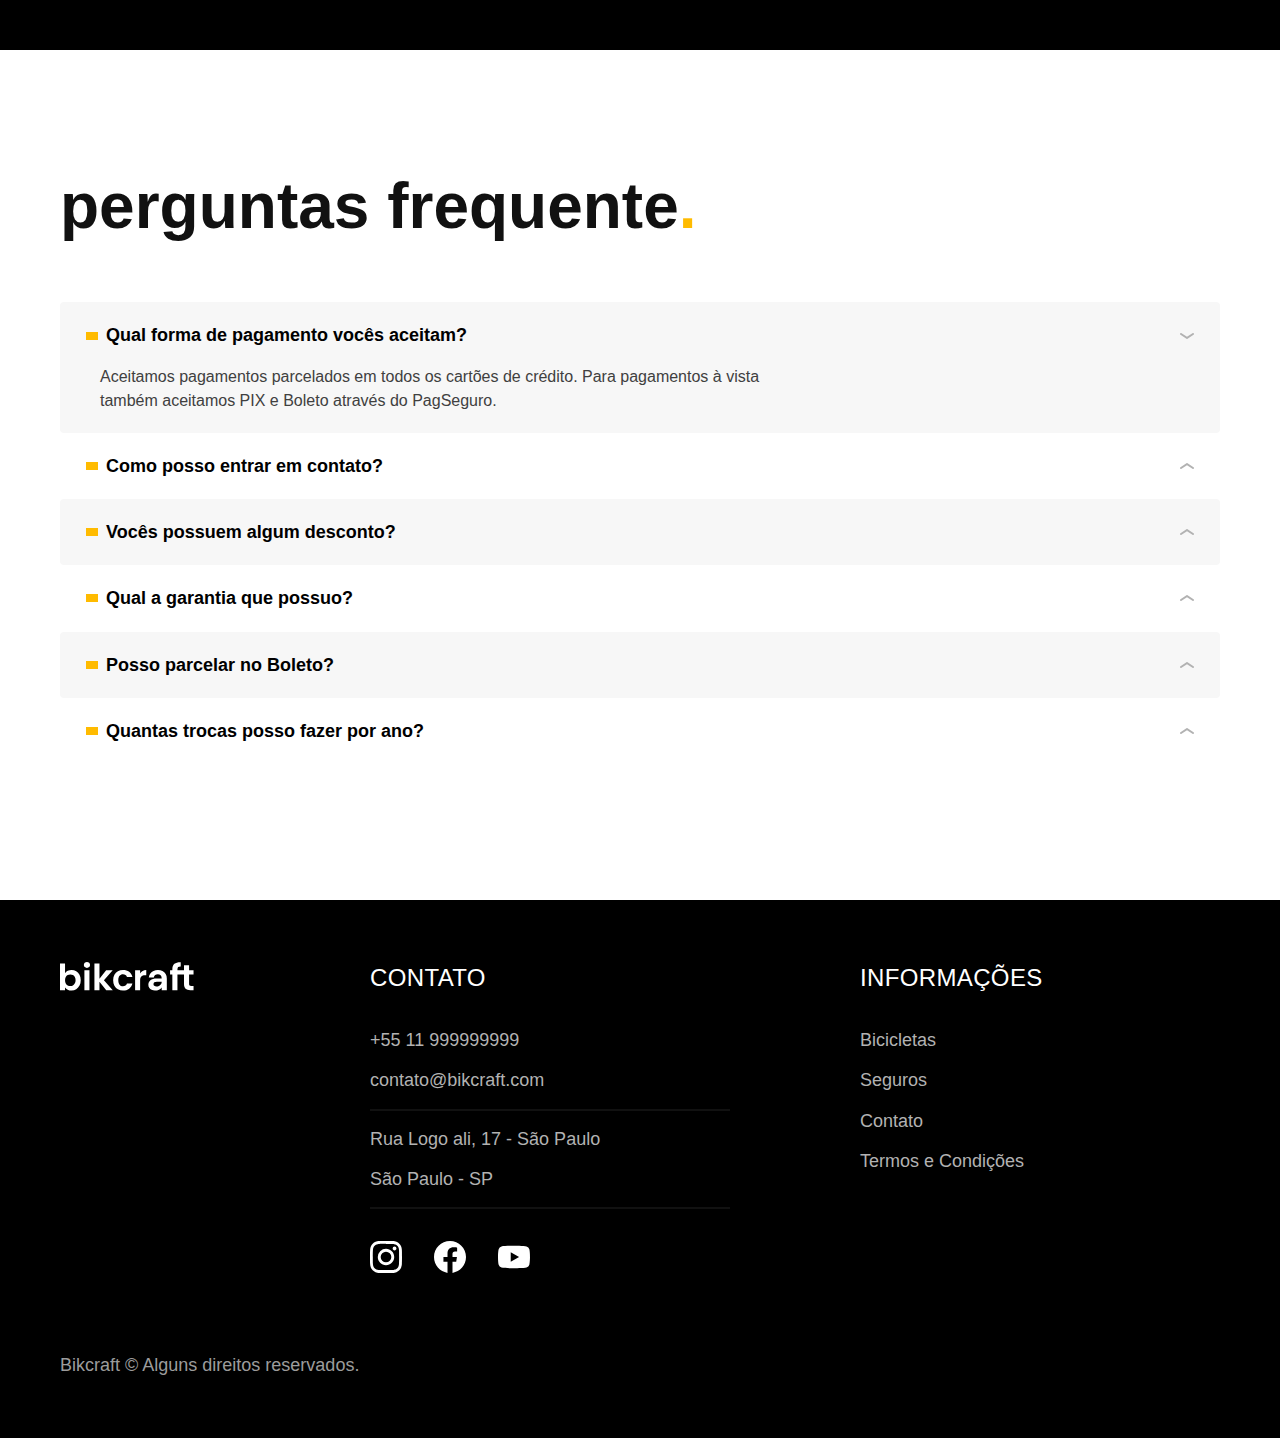
<file: seguros.html>
<!DOCTYPE html>
<html lang="pt-br">

<head>
  <meta charset="UTF-8">
  <meta http-equiv="X-UA-Compatible" content="IE=edge">
  <meta name="viewport" content="width=device-width, initial-scale=1.0">
  <title>Seguros | Bikcraft</title>
  <meta name="description" content="Seguros.">

  <link rel="icon" href="./favicon.svg" type="image/svg+xml">
  <link rel="preload" href="./css/style.css" as="style">
  <link rel="stylesheet" href="./css/style.css">

  <script>document.documentElement.classList.add('js');</script>
</head>

<body id="seguros">
  <header class="header-bg">
    <div class="header conteiner">
      <a href="./">
        <img src="img/bikcraft.svg" alt="Bikcraft">
      </a>

      <nav aria-label="primaria">
        <ul class="header-menu font-1-m cor-0">
          <li><a href="./bicicletas.html">Bicicletas</a></li>
          <li><a href="./seguros.html">Seguros</a></li>
          <li><a href="./contato.html">Contato</a></li>
        </ul>
      </nav>
    </div>
  </header>

  <main class="seguros-bg">
    <div class="titulo-bg">
      <div class="titulo conteiner">
        <p class="font-2-l-b cor-5">Escolha o seguro</p>
        <h1 class="font-1-xxl cor-0">você seguro<span class="cor-p1">.</span></h1>
      </div>
    </div>

    <div class="seguros conteiner fadeInLeft" data-anime="200">
      <div class="seguros-item">
        <h3 class="font-1-xl cor-6">PRATA</h3>
        <span class="font-1-xl cor-0">R$ 199 <span class="font-1-xs cor-6">mensal</span></span>
        <ul class="font-2-m cor-0">
          <li>Duas trocas por ano</li>
          <li>Assistência técnica</li>
          <li>Suporte 08h ás 18h</li>
          <li>Cobertura estadual</li>
        </ul>
        <a class="botao secundario" href="./orcamento.html?tipo=seguro&produto=prata">Inscreva-se</a>
      </div>

      <div class="seguros-item fadeInRight" data-anime="400">
        <h3 class="font-1-xl cor-p1">OURO</h3>
        <span class="font-1-xl cor-0">R$ 299 <span class="font-1-xs cor-6">mensal</span></span>
        <ul class="font-2-m cor-0">
          <li>Cinco trocas por ano</li>
          <li>Assistência especial</li>
          <li>Suporte 24h</li>
          <li>Cobertura nacional</li>
          <li>Desconte em parceiros</li>
          <li>Acesso ao Clube Bikcraft</li>
        </ul>
        <a class="botao" href="./orcamento.html?tipo=seguro&produto=ouro">Inscreva-se</a>
      </div>
    </div>
  </main>

  <article class="vantagens-bg">
    <div class="vantagens conteiner">
      <h2 class="font-1-xxl cor-0">vantagens<span class="cor-p1">.</span></h2>
      <ul>
        <li>
          <img src="./img/icones/eletrica.svg" alt="">
          <h3 class="font-1-l cor-0">Reparo Elétrico</h3>
          <p class="font-2-s cor-5">Garantimos o reparo completo do seu motor em caso de falhas. Sabemos que falhas são raras, mas estamos aqui para caso ocorra.</p>
        </li>
        <li>
          <img src="./img/icones/carbono.svg" alt="">
          <h3 class="font-1-l cor-0">Carbono</h3>
          <p class="font-2-s cor-5">Nossos quadros são feitos para durar para sempre. Mas caso algo ocorra. ficamos felizes em reparar.</p>
        </li>
        <li>
          <img src="./img/icones/sustentavel.svg" alt="">
          <h3 class="font-1-l cor-0">Sustentável</h3>
          <p class="font-2-s cor-5">Trabalhamos com a filosofia de desperdício zero. Qualquer parte defeituosa é recicleda e reutilizada em outro projeto.</p>
        </li>
        <li>
          <img src="./img/icones/rastreador.svg" alt="">
          <h3 class="font-1-l cor-0">Rastreador</h3>
          <p class="font-2-s cor-5">Utilizamos o GPS da sua Bikcraft em conjunto com especialistas em segurança para efetuarmos a recuperação.</p>
        </li>
        <li>
          <img src="./img/icones/seguro.svg" alt="">
          <h3 class="font-1-l cor-0">Segurança</h3>
          <p class="font-2-s cor-5">Com o seguro Bikcraft você pode ficar tranquilo em saber que o seu dinheiro não será perdido em casos de roubo.</p>
        </li>
        <li>
          <img src="./img/icones/velocidade.svg" alt="">
          <h3 class="font-1-l cor-0">Rapidez</h3>
          <p class="font-2-s cor-5">A sua Bikcraft ficará pronta para uso no mesmo dia, caso você traga ela para ser reparada em uma das filiais.</p>
        </li>
      </ul>
    </div>
  </article>

  <article class="perguntas conteiner">
    <h2 class="font-1-xxl">perguntas frequente<span class="cor-p1">.</span></h2>
    <dl>
      <div>
        <dt><button class="font-1-m-b" aria-controls="pergunta1" aria-expanded="true">Qual forma de pagamento vocês aceitam?</button></dt>
        <dd id="pergunta1" class="font-2-s cor-9 ativa">Aceitamos pagamentos parcelados em todos os cartões de crédito. Para pagamentos à vista também aceitamos PIX e Boleto através do PagSeguro.</dd>
      </div>
      <div>
        <dt><button class="font-1-m-b" aria-controls="pergunta2" aria-expanded="false">Como posso entrar em contato?</button></dt>
        <dd id="pergunta2" class="font-2-s cor-9">Aceitamos pagamentos parcelados em todos os cartões de crédito. Para pagamentos à vista também aceitamos PIX e Boleto através do PagSeguro.</dd>
      </div>
      <div>
        <dt><button class="font-1-m-b" aria-controls="pergunta3" aria-expanded="false">Vocês possuem algum desconto?</button></dt>
        <dd id="pergunta3" class="font-2-s cor-9">Aceitamos pagamentos parcelados em todos os cartões de crédito. Para pagamentos à vista também aceitamos PIX e Boleto através do PagSeguro.</dd>
      </div>
      <div>
        <dt><button class="font-1-m-b" aria-controls="pergunta4" aria-expanded="false">Qual a garantia que possuo?</button></dt>
        <dd id="pergunta4" class="font-2-s cor-9">Aceitamos pagamentos parcelados em todos os cartões de crédito. Para pagamentos à vista também aceitamos PIX e Boleto através do PagSeguro.</dd>
      </div>
      <div>
        <dt><button class="font-1-m-b" aria-controls="pergunta5" aria-expanded="false">Posso parcelar no Boleto?</button></dt>
        <dd id="pergunta5" class="font-2-s cor-9">Aceitamos pagamentos parcelados em todos os cartões de crédito. Para pagamentos à vista também aceitamos PIX e Boleto através do PagSeguro.</dd>
      </div>
      <div>
        <dt><button class="font-1-m-b" aria-controls="pergunta6" aria-expanded="false">Quantas trocas posso fazer por ano?</button></dt>
        <dd id="pergunta6" class="font-2-s cor-9">Aceitamos pagamentos parcelados em todos os cartões de crédito. Para pagamentos à vista também aceitamos PIX e Boleto através do PagSeguro.</dd>
      </div>
    </dl>
  </article>

  <footer class="footer-bg">
    <div class="footer conteiner">
      <img src="./img/bikcraft.svg" alt="Bikcraft">
      <div class="footer-contato">
        <h3 class="font-2-l-b cor-0">Contato</h3>
        <ul class="font-2-m cor-5">
          <li><a href="tel: +5511999999999">+55 11 999999999</a></li>
          <li><a href="mailto:contato@bikcraft.com">contato@bikcraft.com</a></li>
          <li>Rua Logo ali, 17 - São Paulo</li>
          <li>São Paulo - SP</li>
        </ul>
        <div class="footer-redes">
          <a href="./">
            <img src="./img/redes/instagram.svg" alt="Instagram">
          </a>
          <a href="./">
            <img src="./img/redes/facebook.svg" alt="Facebook">
          </a>
          <a href="./">
            <img src="./img/redes/youtube.svg" alt="YouTube">
          </a>
        </div>
      </div>

      <div class="footer-informacoes">
        <h3 class="font-2-l-b cor-0 ">Informações</h3>
        <nav>
          <ul class="font-1-m cor-5">
            <li><a href="./bicicletas.html">Bicicletas</a></li>
            <li><a href="./seguros.html">Seguros</a></li>
            <li><a href="./contato.html">Contato</a></li>
            <li><a href="./termos.html">Termos e Condições</a></li>
          </ul>
        </nav>
      </div>
      <p class="footer-copy font-2-m cor-6">Bikcraft © Alguns direitos reservados.</p>
    </div>
  </footer>
  <script src="./js/plugins/simple-anime.js"></script>
  <script src="./js/script.js"></script>
</body>

</html>
</file>
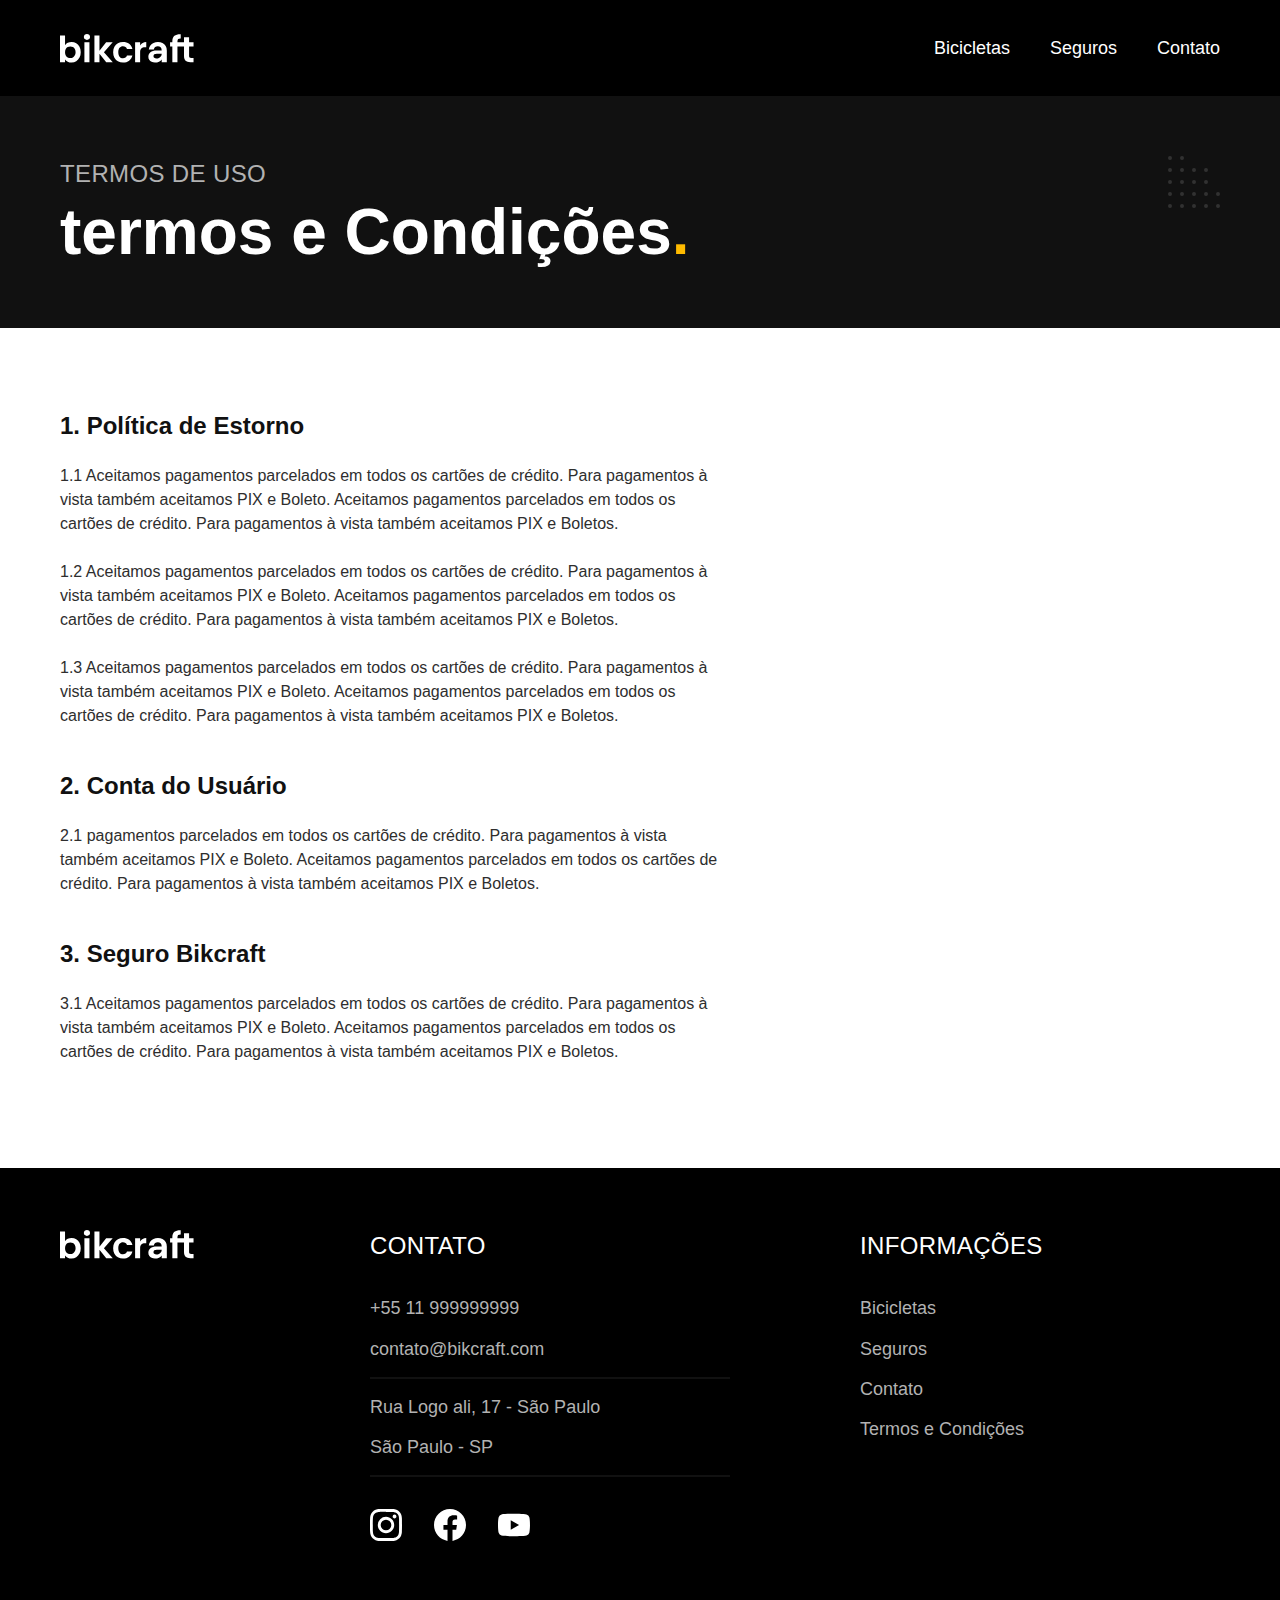
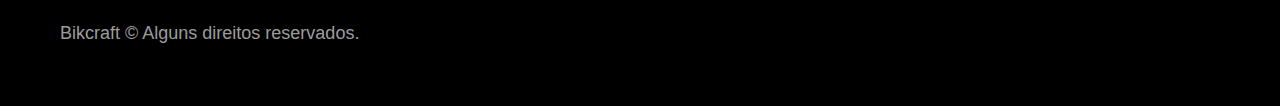
<file: termos.html>
<!DOCTYPE html>
<html lang="pt-br">

<head>
  <meta charset="UTF-8">
  <meta http-equiv="X-UA-Compatible" content="IE=edge">
  <meta name="viewport" content="width=device-width, initial-scale=1.0">
  <title>Termos e Condições | Bikcraft</title>
  <meta name="description" content="Termos e condições.">

  <link rel="icon" href="./favicon.svg" type="image/svg+xml">
  <link rel="preload" href="./css/style.css" as="style">
  <link rel="stylesheet" href="./css/style.css">

  <script>document.documentElement.classList.add('js');</script>
</head>

<body id="termos">
  <header class="header-bg">
    <div class="header conteiner">
      <a href="./">
        <img src="img/bikcraft.svg" alt="Bikcraft">
      </a>

      <nav aria-label="primaria">
        <ul class="header-menu font-1-m cor-0">
          <li><a href="./bicicletas.html">Bicicletas</a></li>
          <li><a href="./seguros.html">Seguros</a></li>
          <li><a href="./contato.html">Contato</a></li>
        </ul>
      </nav>
    </div>
  </header>

  <main>
    <div class="titulo-bg">
      <div class="titulo conteiner">
        <p class="font-2-l-b cor-5">Termos de uso</p>
        <h1 class="font-1-xxl cor-0">termos e Condições<span class="cor-p1">.</span></h1>
      </div>
    </div>

    <div class="termos conteiner font-2-s cor-10">
      <h2 class="font-1-l cor-11">1. Política de Estorno</h2>
      <p>1.1 Aceitamos pagamentos parcelados em todos os cartões de crédito. Para pagamentos à vista também aceitamos PIX e Boleto. Aceitamos pagamentos parcelados em todos os cartões de crédito. Para pagamentos à vista também aceitamos PIX e Boletos.</p>
      <p>1.2 Aceitamos pagamentos parcelados em todos os cartões de crédito. Para pagamentos à vista também aceitamos PIX e Boleto. Aceitamos pagamentos parcelados em todos os cartões de crédito. Para pagamentos à vista também aceitamos PIX e Boletos. </p>
      <p>1.3 Aceitamos pagamentos parcelados em todos os cartões de crédito. Para pagamentos à vista também aceitamos PIX e Boleto. Aceitamos pagamentos parcelados em todos os cartões de crédito. Para pagamentos à vista também aceitamos PIX e Boletos.</p>
      <h2 class="font-1-l cor-11">2. Conta do Usuário</h2>
      <p>2.1 pagamentos parcelados em todos os cartões de crédito. Para pagamentos à vista também aceitamos PIX e Boleto. Aceitamos pagamentos parcelados em todos os cartões de crédito. Para pagamentos à vista também aceitamos PIX e Boletos.</p>
      <h2 class="font-1-l cor-11">3. Seguro Bikcraft</h2>
      <p>3.1 Aceitamos pagamentos parcelados em todos os cartões de crédito. Para pagamentos à vista também aceitamos PIX e Boleto. Aceitamos pagamentos parcelados em todos os cartões de crédito. Para pagamentos à vista também aceitamos PIX e Boletos.</p>
    </div>
  </main>

  <footer class="footer-bg">
    <div class="footer conteiner">
      <img src="./img/bikcraft.svg" alt="Bikcraft">
      <div class="footer-contato">
        <h3 class="font-2-l-b cor-0">Contato</h3>
        <ul class="font-2-m cor-5">
          <li><a href="tel: +5511999999999">+55 11 999999999</a></li>
          <li><a href="mailto:contato@bikcraft.com">contato@bikcraft.com</a></li>
          <li>Rua Logo ali, 17 - São Paulo</li>
          <li>São Paulo - SP</li>
        </ul>
        <div class="footer-redes">
          <a href="./">
            <img src="./img/redes/instagram.svg" alt="Instagram">
          </a>
          <a href="./">
            <img src="./img/redes/facebook.svg" alt="Facebook">
          </a>
          <a href="./">
            <img src="./img/redes/youtube.svg" alt="YouTube">
          </a>
        </div>
      </div>

      <div class="footer-informacoes">
        <h3 class="font-2-l-b cor-0 ">Informações</h3>
        <nav>
          <ul class="font-1-m cor-5">
            <li><a href="./bicicletas.html">Bicicletas</a></li>
            <li><a href="./seguros.html">Seguros</a></li>
            <li><a href="./contato.html">Contato</a></li>
            <li><a href="./termos.html">Termos e Condições</a></li>
          </ul>
        </nav>
      </div>
      <p class="footer-copy font-2-m cor-6">Bikcraft © Alguns direitos reservados.</p>
    </div>
  </footer>
  <script src="./js/script.js"></script>
</body>

</html>
</file>
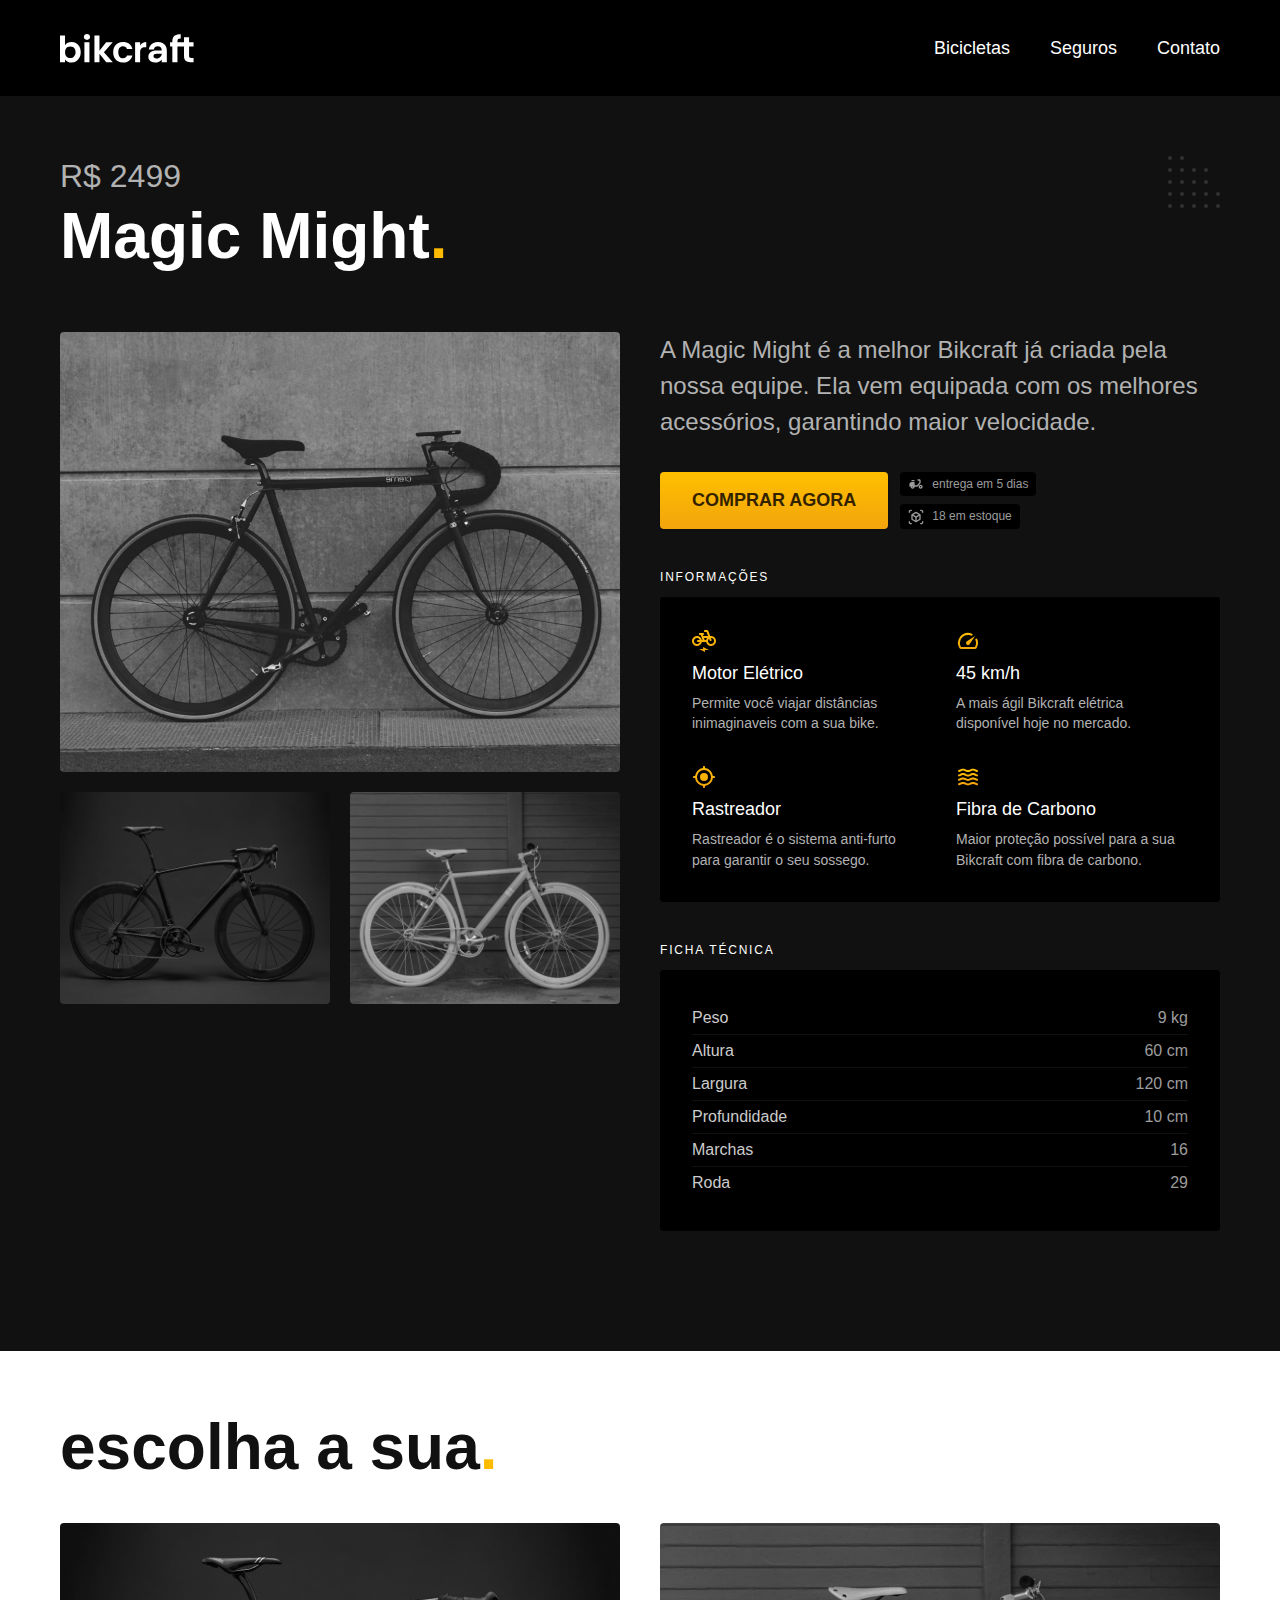
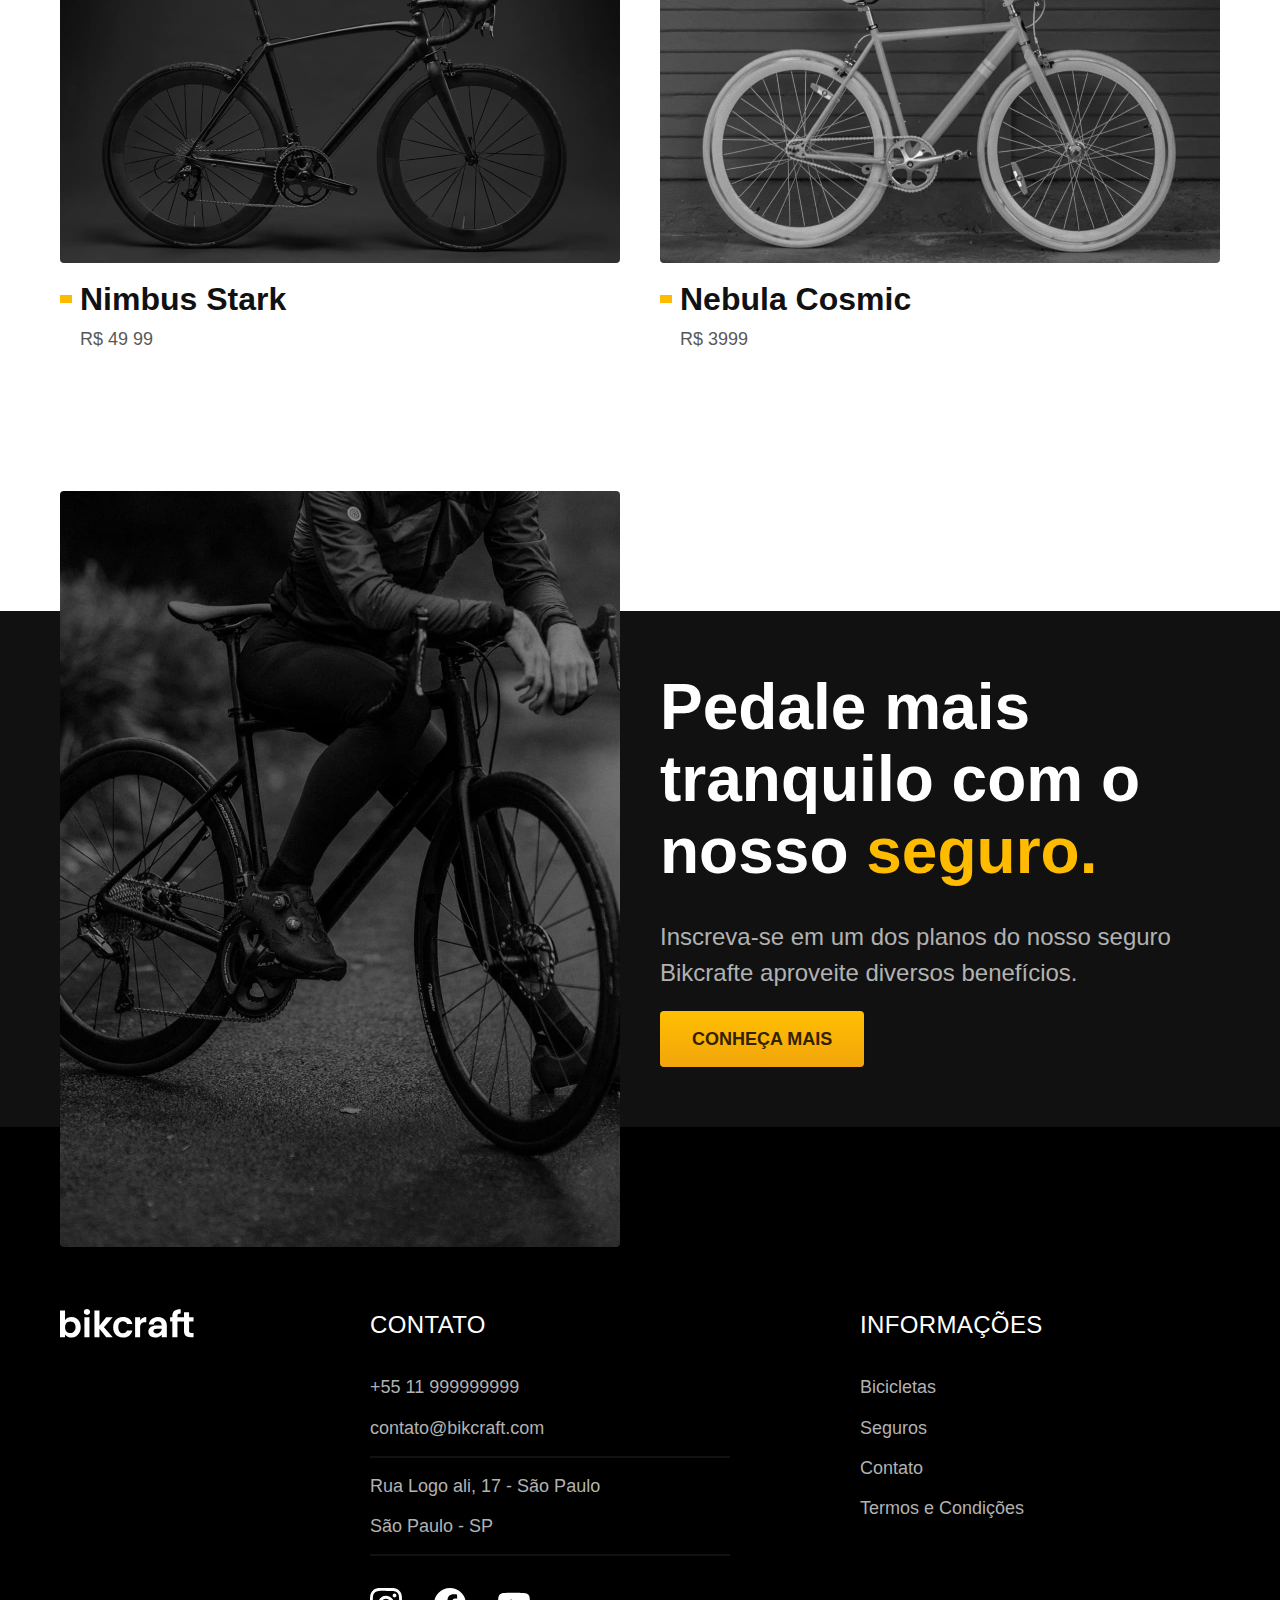
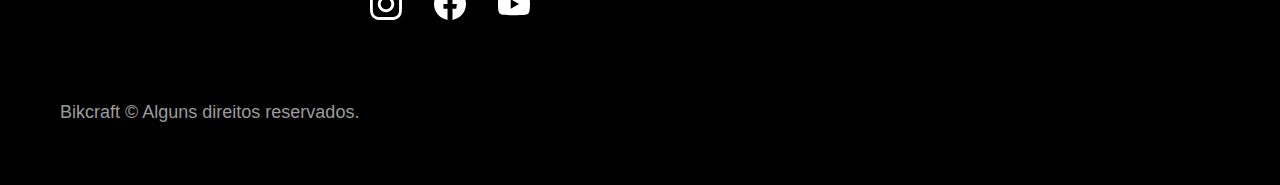
<file: bicicletas/magic.html>
<!DOCTYPE html>
<html lang="pt-br">

<head>
  <meta charset="UTF-8">
  <meta http-equiv="X-UA-Compatible" content="IE=edge">
  <meta name="viewport" content="width=device-width, initial-scale=1.0">
  <title>Magic | Bikcraft</title>
  <meta name="description" content="Bicicleta elétrica Magic Might.">

  <link rel="icon" href="../favicon.svg" type="image/svg+xml">
  <link rel="preload" href="../css/style.css" as="style">
  <link rel="stylesheet" href="../css/style.css">

  <script>document.documentElement.classList.add('js');</script>
</head>

<body id="bicicleta">
  <header class="header-bg">
    <div class="header conteiner">
      <a href="../">
        <img src="../img/bikcraft.svg" alt="Bikcraft">
      </a>

      <nav aria-label="primaria">
        <ul class="header-menu font-1-m cor-0">
          <li><a href="../bicicletas.html">Bicicletas</a></li>
          <li><a href="../seguros.html">Seguros</a></li>
          <li><a href="../contato.html">Contato</a></li>
        </ul>
      </nav>
    </div>
  </header>

  <main class="titulo-bg">
    <div>
      <div class="titulo conteiner">
        <p class="font-2-xl cor-5">R$ 2499</p>
        <h1 class="font-1-xxl cor-0">Magic Might<span class="cor-p1">.</span></h1>
      </div>
    </div>
    <div class="bicicleta conteiner">
      <div class="bicicleta-imagens">
        <img src="../img/bicicleta/nimbus2.jpg" alt="">
        <img src="../img/bicicleta/nimbus1.jpg" alt="">
        <img src="../img/bicicleta/nimbus3.jpg" alt="">
      </div>
      <div class="bicicleta-conteudo">
        <p class="font-2-l cor-5">A Magic Might é a melhor Bikcraft já criada pela nossa equipe. Ela vem equipada com os melhores acessórios, garantindo maior velocidade.</p>
        <div class="bicicleta-comprar">
          <a class="botao" href="../orcamento.html?tipo=bikcraft&produto=magic">Comprar Agora</a>
          <span class="font-1-xs cor-6"><img src="../img/icones/entrega.svg" alt=""> entrega em 5 dias</span>
          <span class="font-1-xs cor-6"><img src="../img/icones/estoque.svg" alt="">18 em estoque</span>
        </div>
        <h2 class="font-1-xs cor-0">Informações</h2>
        <ul class="bicicleta-informacoes">
          <li>
            <img src="../img/icones/eletrica.svg" alt="">
            <h3 class="font-1-m cor-0">Motor Elétrico</h3>
            <p class="font-2-xs cor-5">Permite você viajar distâncias inimaginaveis com a sua bike.</p>
          </li>
          <li>
            <img src="../img/icones/velocidade.svg" alt="">
            <h3 class="font-1-m cor-0">45 km/h</h3>
            <p class="font-2-xs cor-5">A mais ágil Bikcraft elétrica disponível hoje no mercado.</p>
          </li>
          <li>
            <img src="../img/icones/rastreador.svg" alt="">
            <h3 class="font-1-m cor-0">Rastreador</h3>
            <p class="font-2-xs cor-5">Rastreador é o sistema anti-furto para garantir o seu sossego.</p>
          </li>
          <li>
            <img src="../img/icones/carbono.svg" alt="">
            <h3 class="font-1-m cor-0">Fibra de Carbono</h3>
            <p class="font-2-xs cor-5">Maior proteção possível para a sua Bikcraft com fibra de carbono.</p>
          </li>
        </ul>
        <h2 class="font-1-xs cor-0">Ficha técnica</h2>
        <ul class="bicicleta-ficha font-2-s cor-4">
          <li>Peso <span>9 kg</span></li>
          <li>Altura <span>60 cm</span></li>
          <li>Largura <span>120 cm</span></li>
          <li>Profundidade <span>10 cm</span></li>
          <li>Marchas <span>16</span></li>
          <li>Roda <span>29</span></li>
        </ul>
      </div>
    </div>
  </main>

  <article class="bicicleta-lista conteiner">
    <h2 class="font-1-xxl">escolha a sua<span class="cor-p1">.</span></h2>

    <ul>
      <li>
        <a href="./nimbus.html">
          <img src="../img/bicicletas/nimbus.jpg" alt="Bicicleta elétrica">
          <h3 class="font-1-xl">Nimbus Stark</h3>
          <span class="font-2-m cor-8">R$ 49 99</span>
        </a>
      </li>

      <li>
        <a href="./nebula.html">
          <img src="../img/bicicletas/nebula.jpg" alt="Bicicleta elétrica">
          <h3 class="font-1-xl">Nebula Cosmic</h3>
          <span class="font-2-m cor-8">R$ 3999</span>
        </a>
      </li>
    </ul>
  </article>

  <article class="seguro-bicicleta-bg">
    <div class="seguro conteiner">
      <div class="seguro-imagem">
        <img src="../img/fotos/seguros.jpg" alt="Pessoa parada emcima de uma bicicleta.">
      </div>
      <div class="seguro-conteudo">
        <h2 class="font-1-xxl cor-0">Pedale mais tranquilo com o nosso <span class="cor-p1">seguro.</span></h2>
        <p class="font-2-l cor-5">Inscreva-se em um dos planos do nosso seguro Bikcrafte aproveite diversos benefícios.</p>
        <a class="botao" href="../seguros.html">Conheça Mais</a>
      </div>
    </div>
  </article>

  <footer class="footer-bg">
    <div class="footer conteiner">
      <img src="../img/bikcraft.svg" alt="Bikcraft">
      <div class="footer-contato">
        <h3 class="font-2-l-b cor-0">Contato</h3>
        <ul class="font-2-m cor-5">
          <li><a href="tel: +5511999999999">+55 11 999999999</a></li>
          <li><a href="mailto:contato@bikcraft.com">contato@bikcraft.com</a></li>
          <li>Rua Logo ali, 17 - São Paulo</li>
          <li>São Paulo - SP</li>
        </ul>
        <div class="footer-redes">
          <a href="../">
            <img src="../img/redes/instagram.svg" alt="Instagram">
          </a>
          <a href="../">
            <img src="../img/redes/facebook.svg" alt="Facebook">
          </a>
          <a href="../">
            <img src="../img/redes/youtube.svg" alt="YouTube">
          </a>
        </div>
      </div>

      <div class="footer-informacoes">
        <h3 class="font-2-l-b cor-0 ">Informações</h3>
        <nav>
          <ul class="font-1-m cor-5">
            <li><a href="../bicicletas.html">Bicicletas</a></li>
            <li><a href="../seguros.html">Seguros</a></li>
            <li><a href="../contato.html">Contato</a></li>
            <li><a href="../termos.html">Termos e Condições</a></li>
          </ul>
        </nav>
      </div>
      <p class="footer-copy font-2-m cor-6">Bikcraft © Alguns direitos reservados.</p>
    </div>
  </footer>
  <script src="../js/script.js"></script>
</body>

</html>
</file>
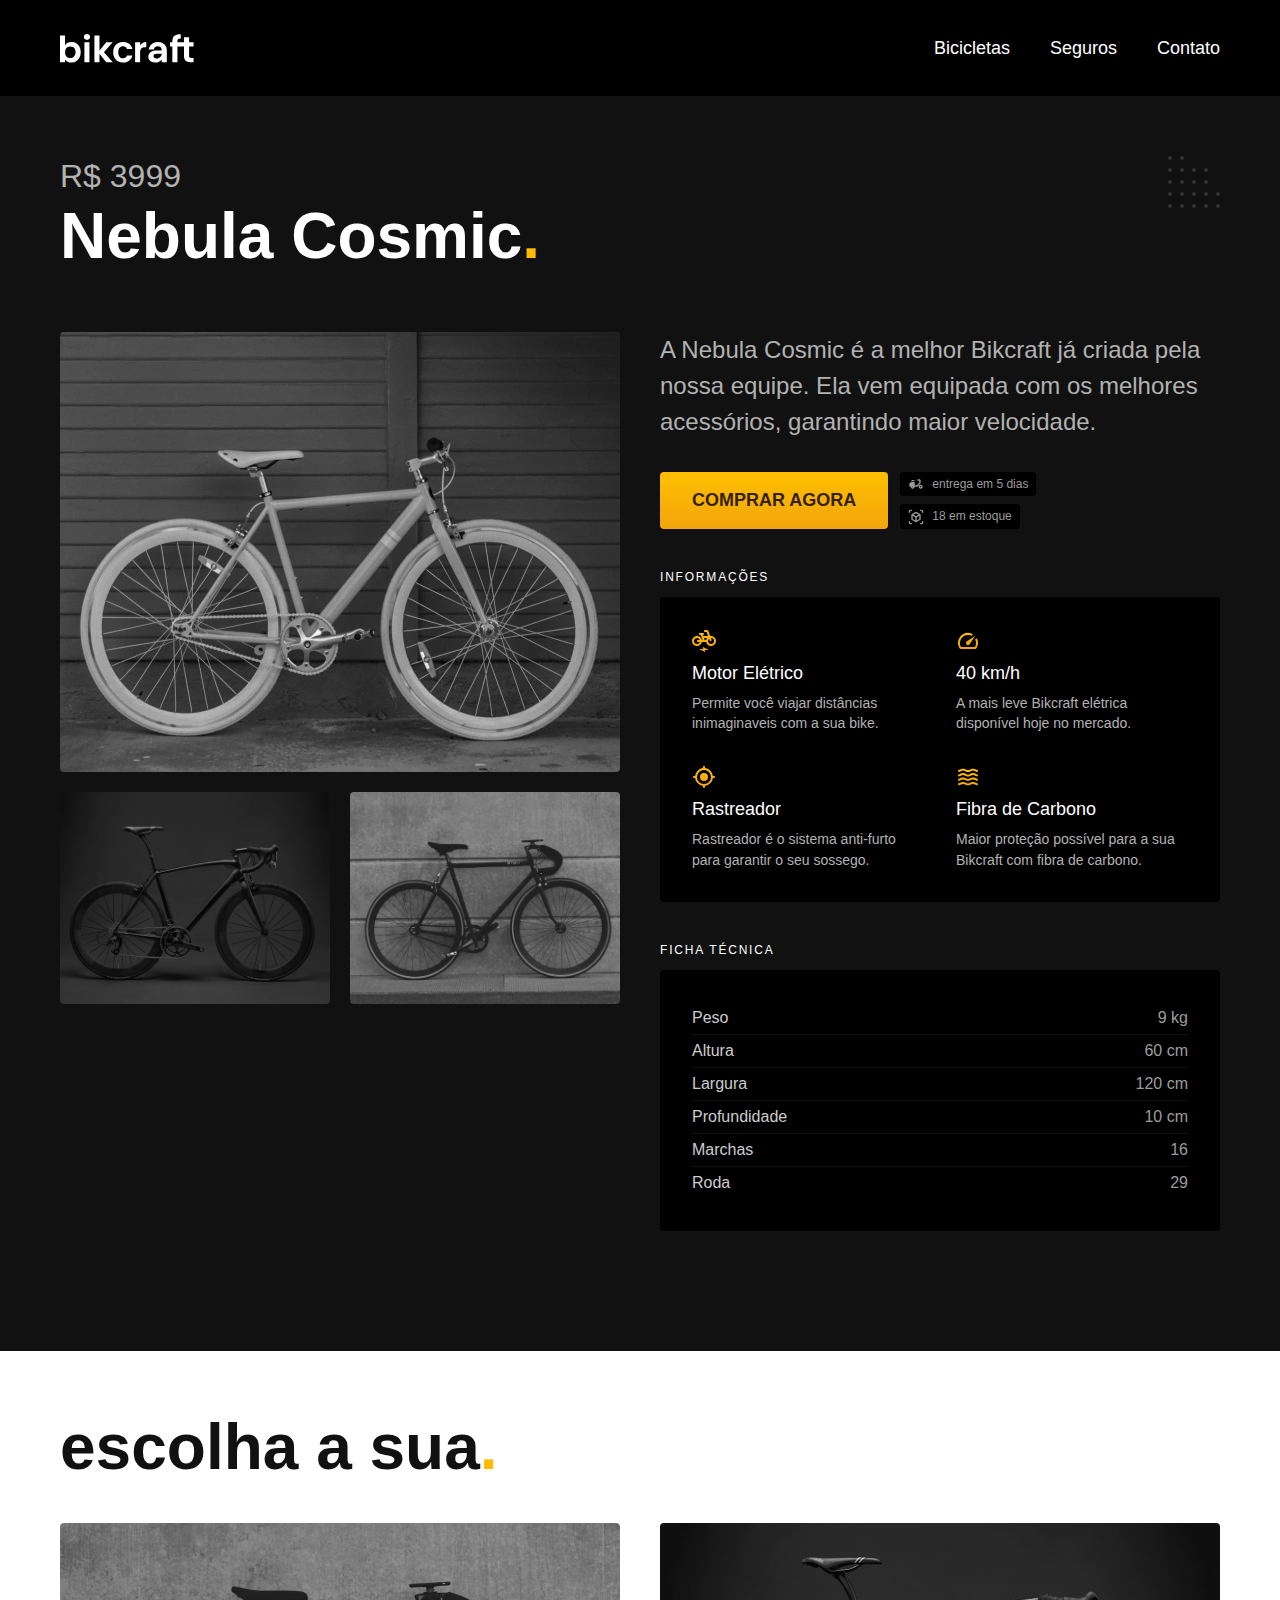
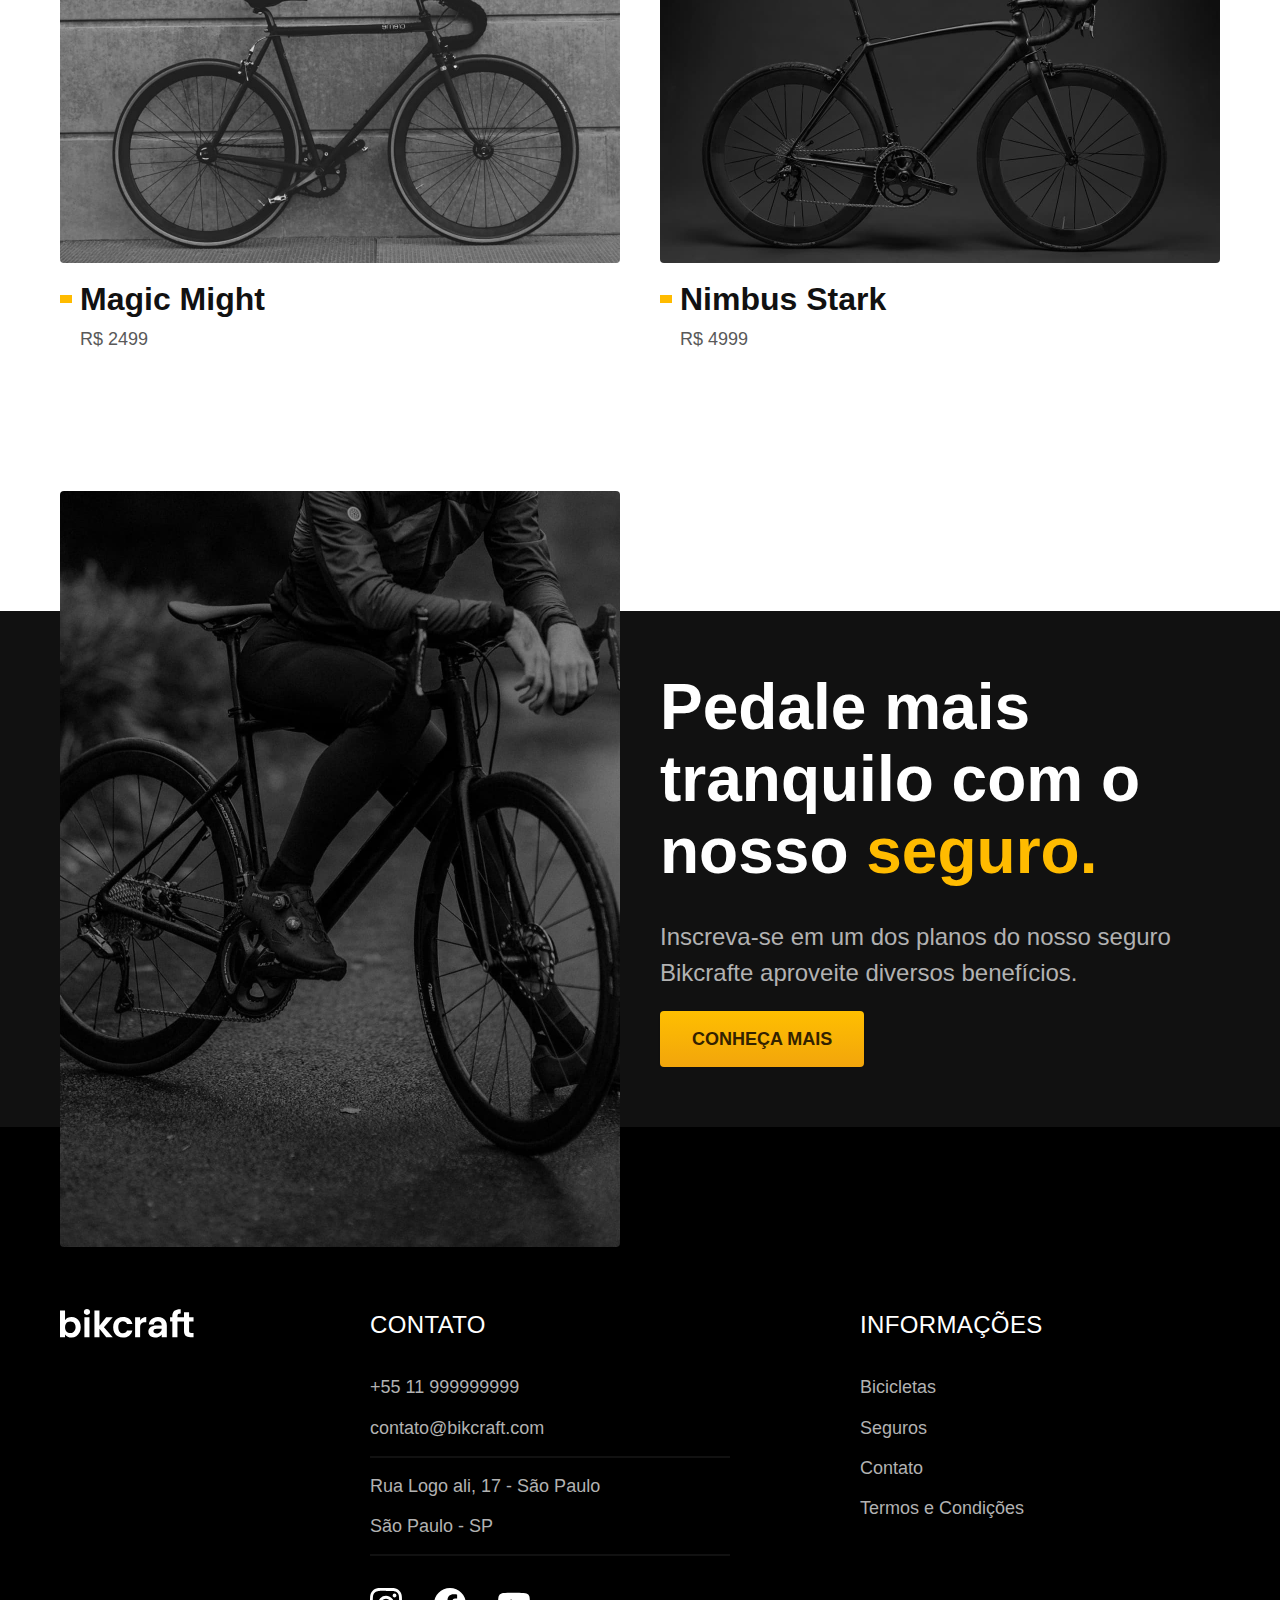
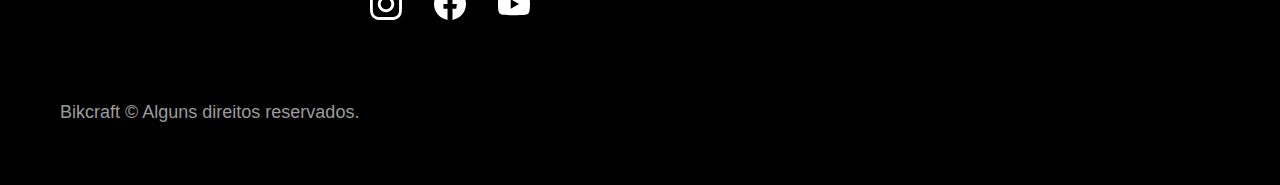
<file: bicicletas/nebula.html>
<!DOCTYPE html>
<html lang="pt-br">

<head>
  <meta charset="UTF-8">
  <meta http-equiv="X-UA-Compatible" content="IE=edge">
  <meta name="viewport" content="width=device-width, initial-scale=1.0">
  <title>Nebula | Bikcraft</title>
  <meta name="description" content="Bicicleta elétrica Nebula Cosmic.">

  <link rel="icon" href="../favicon.svg" type="image/svg+xml">
  <link rel="preload" href="../css/style.css" as="style">
  <link rel="stylesheet" href="../css/style.css">

  <script>document.documentElement.classList.add('js');</script>
</head>

<body id="bicicleta">
  <header class="header-bg">
    <div class="header conteiner">
      <a href="../">
        <img src="../img/bikcraft.svg" alt="Bikcraft">
      </a>

      <nav aria-label="primaria">
        <ul class="header-menu font-1-m cor-0">
          <li><a href="../bicicletas.html">Bicicletas</a></li>
          <li><a href="../seguros.html">Seguros</a></li>
          <li><a href="../contato.html">Contato</a></li>
        </ul>
      </nav>
    </div>
  </header>

  <main class="titulo-bg">
    <div>
      <div class="titulo conteiner">
        <p class="font-2-xl cor-5">R$ 3999</p>
        <h1 class="font-1-xxl cor-0">Nebula Cosmic<span class="cor-p1">.</span></h1>
      </div>
    </div>
    <div class="bicicleta conteiner">
      <div class="bicicleta-imagens">
        <img src="../img/bicicleta/nimbus3.jpg" alt="">
        <img src="../img/bicicleta/nimbus1.jpg" alt="">
        <img src="../img/bicicleta/nimbus2.jpg" alt="">
      </div>
      <div class="bicicleta-conteudo">
        <p class="font-2-l cor-5">A Nebula Cosmic é a melhor Bikcraft já criada pela nossa equipe. Ela vem equipada com os melhores acessórios, garantindo maior velocidade.</p>
        <div class="bicicleta-comprar">
          <a class="botao" href="../orcamento.html?tipo=bikcraft&produto=nebula">Comprar Agora</a>
          <span class="font-1-xs cor-6"><img src="../img/icones/entrega.svg" alt=""> entrega em 5 dias</span>
          <span class="font-1-xs cor-6"><img src="../img/icones/estoque.svg" alt="">18 em estoque</span>
        </div>
        <h2 class="font-1-xs cor-0">Informações</h2>
        <ul class="bicicleta-informacoes">
          <li>
            <img src="../img/icones/eletrica.svg" alt="">
            <h3 class="font-1-m cor-0">Motor Elétrico</h3>
            <p class="font-2-xs cor-5">Permite você viajar distâncias inimaginaveis com a sua bike.</p>
          </li>
          <li>
            <img src="../img/icones/velocidade.svg" alt="">
            <h3 class="font-1-m cor-0">40 km/h</h3>
            <p class="font-2-xs cor-5">A mais leve Bikcraft elétrica disponível hoje no mercado.</p>
          </li>
          <li>
            <img src="../img/icones/rastreador.svg" alt="">
            <h3 class="font-1-m cor-0">Rastreador</h3>
            <p class="font-2-xs cor-5">Rastreador é o sistema anti-furto para garantir o seu sossego.</p>
          </li>
          <li>
            <img src="../img/icones/carbono.svg" alt="">
            <h3 class="font-1-m cor-0">Fibra de Carbono</h3>
            <p class="font-2-xs cor-5">Maior proteção possível para a sua Bikcraft com fibra de carbono.</p>
          </li>
        </ul>
        <h2 class="font-1-xs cor-0">Ficha técnica</h2>
        <ul class="bicicleta-ficha font-2-s cor-4">
          <li>Peso <span>9 kg</span></li>
          <li>Altura <span>60 cm</span></li>
          <li>Largura <span>120 cm</span></li>
          <li>Profundidade <span>10 cm</span></li>
          <li>Marchas <span>16</span></li>
          <li>Roda <span>29</span></li>
        </ul>
      </div>
    </div>
  </main>

  <article class="bicicleta-lista conteiner">
    <h2 class="font-1-xxl">escolha a sua<span class="cor-p1">.</span></h2>
    <ul>
      <li>
        <a href="./magic.html">
          <img src="../img/bicicletas/magic.jpg" alt="Bicicleta elétrica">
          <h3 class="font-1-xl">Magic Might</h3>
          <span class="font-2-m cor-8">R$ 2499</span>
        </a>
      </li>
      <li>
        <a href="./nimbus.html">
          <img src="../img/bicicletas/nimbus.jpg" alt="Bicicleta elétrica">
          <h3 class="font-1-xl">Nimbus Stark</h3>
          <span class="font-2-m cor-8">R$ 4999</span>
        </a>
      </li>
    </ul>
  </article>

  <article class="seguro-bicicleta-bg">
    <div class="seguro conteiner">
      <div class="seguro-imagem">
        <img src="../img/fotos/seguros.jpg" alt="Pessoa parada emcima de uma bicicleta.">
      </div>
      <div class="seguro-conteudo">
        <h2 class="font-1-xxl cor-0">Pedale mais tranquilo com o nosso <span class="cor-p1">seguro.</span></h2>
        <p class="font-2-l cor-5">Inscreva-se em um dos planos do nosso seguro Bikcrafte aproveite diversos benefícios.</p>
        <a class="botao" href="../seguros.html">Conheça Mais</a>
      </div>
    </div>
  </article>

  <footer class="footer-bg">
    <div class="footer conteiner">
      <img src="../img/bikcraft.svg" alt="Bikcraft">
      <div class="footer-contato">
        <h3 class="font-2-l-b cor-0">Contato</h3>
        <ul class="font-2-m cor-5">
          <li><a href="tel: +5511999999999">+55 11 999999999</a></li>
          <li><a href="mailto:contato@bikcraft.com">contato@bikcraft.com</a></li>
          <li>Rua Logo ali, 17 - São Paulo</li>
          <li>São Paulo - SP</li>
        </ul>
        <div class="footer-redes">
          <a href="../">
            <img src="../img/redes/instagram.svg" alt="Instagram">
          </a>
          <a href="../">
            <img src="../img/redes/facebook.svg" alt="Facebook">
          </a>
          <a href="../">
            <img src="../img/redes/youtube.svg" alt="YouTube">
          </a>
        </div>
      </div>

      <div class="footer-informacoes">
        <h3 class="font-2-l-b cor-0 ">Informações</h3>
        <nav>
          <ul class="font-1-m cor-5">
            <li><a href="../bicicletas.html">Bicicletas</a></li>
            <li><a href="../seguros.html">Seguros</a></li>
            <li><a href="../contato.html">Contato</a></li>
            <li><a href="../termos.html">Termos e Condições</a></li>
          </ul>
        </nav>
      </div>
      <p class="footer-copy font-2-m cor-6">Bikcraft © Alguns direitos reservados.</p>
    </div>
  </footer>
  <script src="../js/script.js"></script>
</body>

</html>
</file>
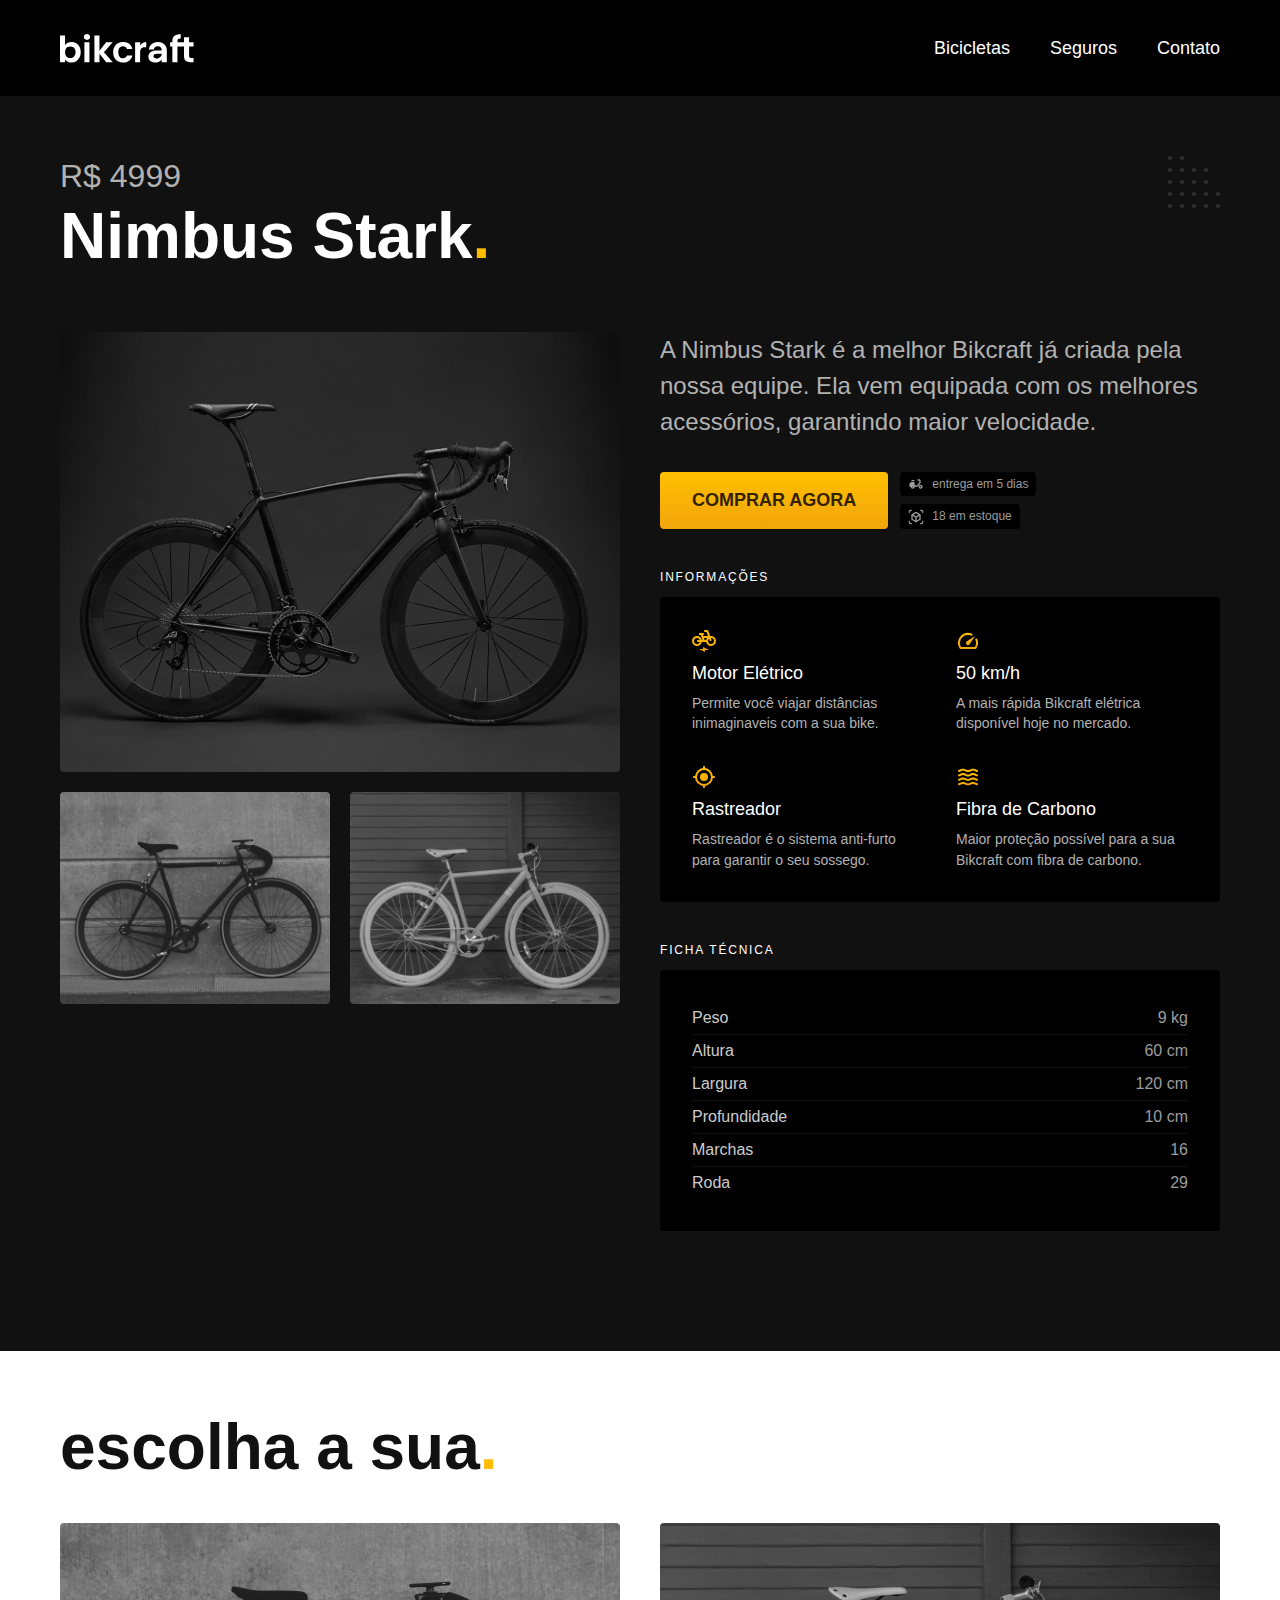
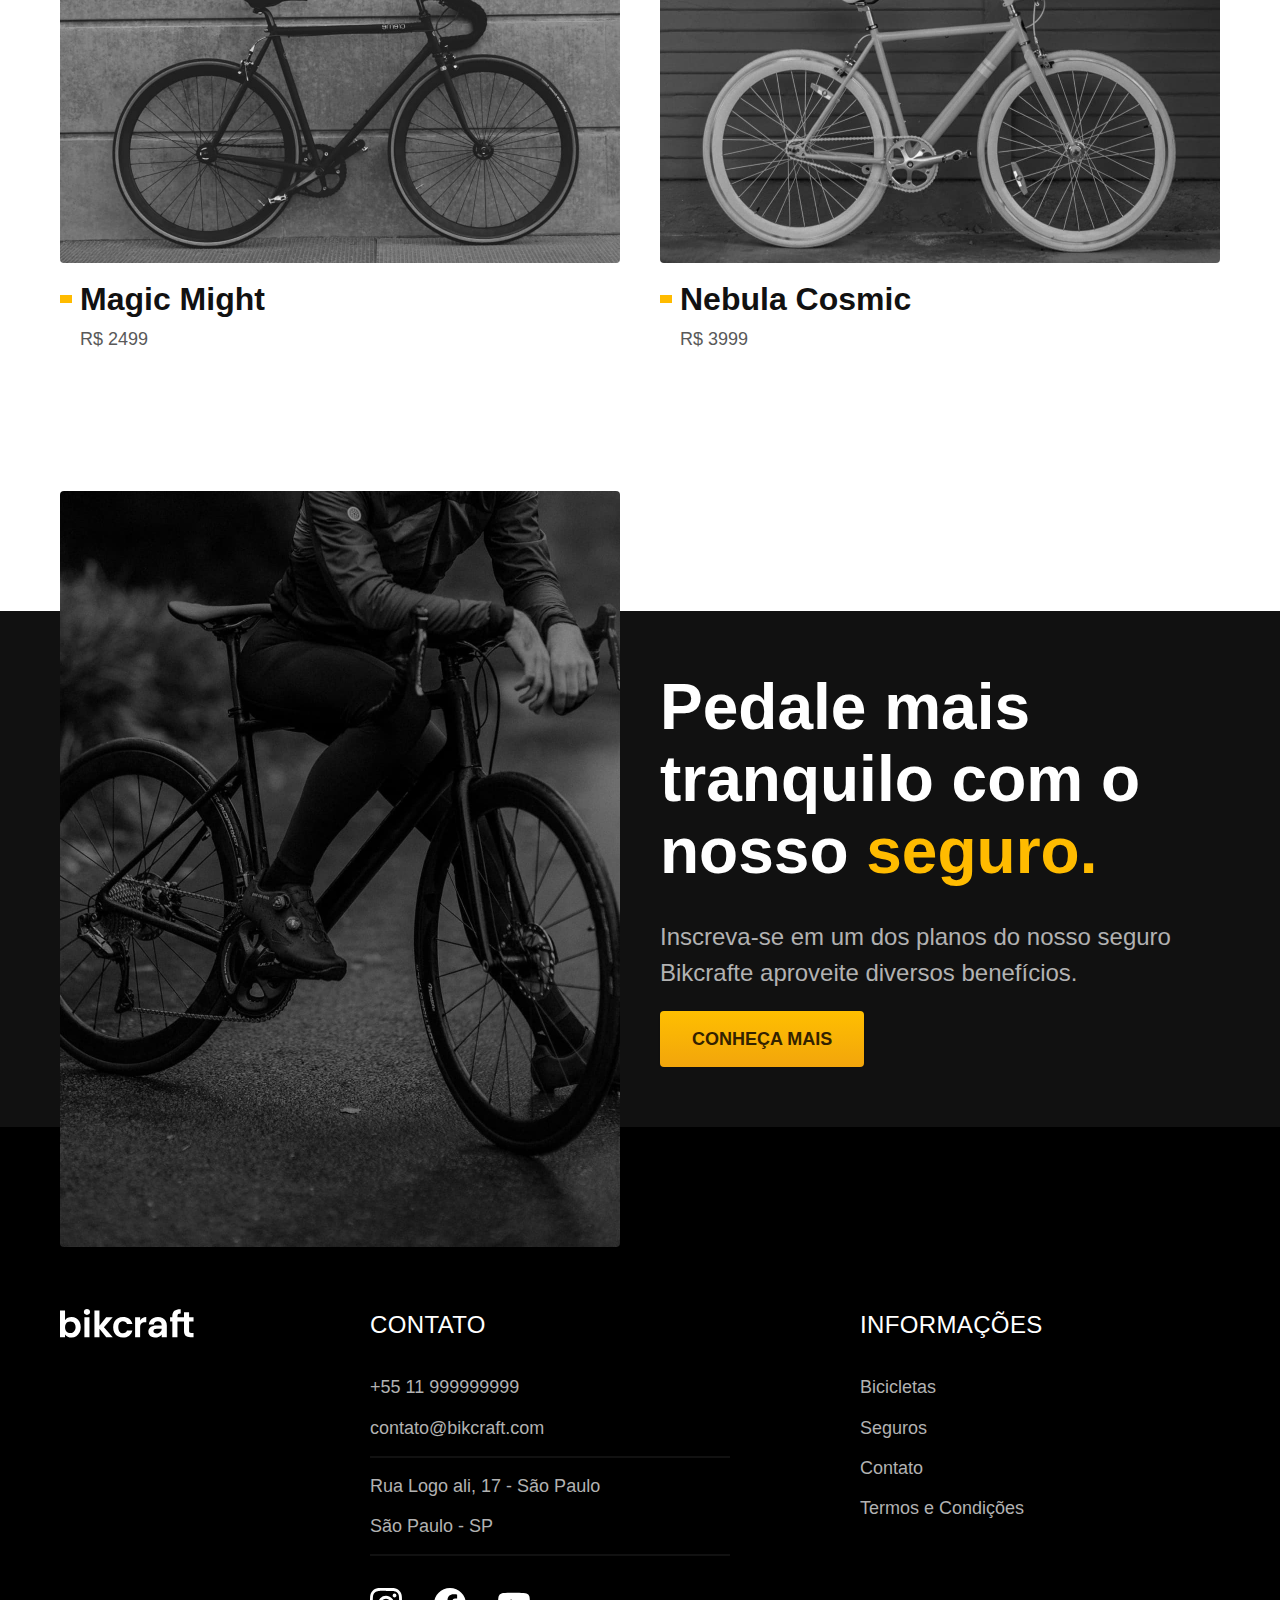
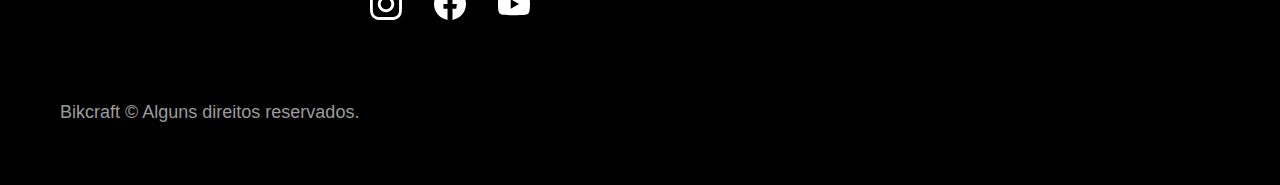
<file: bicicletas/nimbus.html>
<!DOCTYPE html>
<html lang="pt-br">

<head>
  <meta charset="UTF-8">
  <meta http-equiv="X-UA-Compatible" content="IE=edge">
  <meta name="viewport" content="width=device-width, initial-scale=1.0">
  <title>Nimbus | Bikcraft</title>
  <meta name="description" content="Bicicleta elétrica Nimbus Stark.">

  <link rel="icon" href="../favicon.svg" type="image/svg+xml">
  <link rel="preload" href="../css/style.css" as="style">
  <link rel="stylesheet" href="../css/style.css">

  <script>document.documentElement.classList.add('js');</script>
</head>

<body id="bicicleta">
  <header class="header-bg">
    <div class="header conteiner">
      <a href="../">
        <img src="../img/bikcraft.svg" alt="Bikcraft">
      </a>

      <nav aria-label="primaria">
        <ul class="header-menu font-1-m cor-0">
          <li><a href="../bicicletas.html">Bicicletas</a></li>
          <li><a href="../seguros.html">Seguros</a></li>
          <li><a href="../contato.html">Contato</a></li>
        </ul>
      </nav>
    </div>
  </header>

  <main class="titulo-bg">
    <div>
      <div class="titulo conteiner">
        <p class="font-2-xl cor-5">R$ 4999</p>
        <h1 class="font-1-xxl cor-0">Nimbus Stark<span class="cor-p1">.</span></h1>
      </div>
    </div>
    <div class="bicicleta conteiner">
      <div class="bicicleta-imagens">
        <img src="../img/bicicleta/nimbus1.jpg" alt="">
        <img src="../img/bicicleta/nimbus2.jpg" alt="">
        <img src="../img/bicicleta/nimbus3.jpg" alt="">
      </div>
      <div class="bicicleta-conteudo">
        <p class="font-2-l cor-5">A Nimbus Stark é a melhor Bikcraft já criada pela nossa equipe. Ela vem equipada com os melhores acessórios, garantindo maior velocidade.</p>
        <div class="bicicleta-comprar">
          <a class="botao" href="../orcamento.html?tipo=bikcraft&produto=nimbus">Comprar Agora</a>
          <span class="font-1-xs cor-6"><img src="../img/icones/entrega.svg" alt=""> entrega em 5 dias</span>
          <span class="font-1-xs cor-6"><img src="../img/icones/estoque.svg" alt="">18 em estoque</span>
        </div>
        <h2 class="font-1-xs cor-0">Informações</h2>
        <ul class="bicicleta-informacoes">
          <li>
            <img src="../img/icones/eletrica.svg" alt="">
            <h3 class="font-1-m cor-0">Motor Elétrico</h3>
            <p class="font-2-xs cor-5">Permite você viajar distâncias inimaginaveis com a sua bike.</p>
          </li>
          <li>
            <img src="../img/icones/velocidade.svg" alt="">
            <h3 class="font-1-m cor-0">50 km/h</h3>
            <p class="font-2-xs cor-5">A mais rápida Bikcraft elétrica disponível hoje no mercado.</p>
          </li>
          <li>
            <img src="../img/icones/rastreador.svg" alt="">
            <h3 class="font-1-m cor-0">Rastreador</h3>
            <p class="font-2-xs cor-5">Rastreador é o sistema anti-furto para garantir o seu sossego.</p>
          </li>
          <li>
            <img src="../img/icones/carbono.svg" alt="">
            <h3 class="font-1-m cor-0">Fibra de Carbono</h3>
            <p class="font-2-xs cor-5">Maior proteção possível para a sua Bikcraft com fibra de carbono.</p>
          </li>
        </ul>
        <h2 class="font-1-xs cor-0">Ficha técnica</h2>
        <ul class="bicicleta-ficha font-2-s cor-4">
          <li>Peso <span>9 kg</span></li>
          <li>Altura <span>60 cm</span></li>
          <li>Largura <span>120 cm</span></li>
          <li>Profundidade <span>10 cm</span></li>
          <li>Marchas <span>16</span></li>
          <li>Roda <span>29</span></li>
        </ul>
      </div>
    </div>
  </main>

  <article class="bicicleta-lista conteiner">
    <h2 class="font-1-xxl">escolha a sua<span class="cor-p1">.</span></h2>

    <ul>
      <li>
        <a href="./magic.html">
          <img src="../img/bicicletas/magic.jpg" alt="Bicicleta elétrica">
          <h3 class="font-1-xl">Magic Might</h3>
          <span class="font-2-m cor-8">R$ 2499</span>
        </a>
      </li>

      <li>
        <a href="./nebula.html">
          <img src="../img/bicicletas/nebula.jpg" alt="Bicicleta elétrica">
          <h3 class="font-1-xl">Nebula Cosmic</h3>
          <span class="font-2-m cor-8">R$ 3999</span>
        </a>
      </li>
    </ul>
  </article>

  <article class="seguro-bicicleta-bg">
    <div class="seguro conteiner">
      <div class="seguro-imagem">
        <img src="../img/fotos/seguros.jpg" alt="Pessoa parada emcima de uma bicicleta.">
      </div>
      <div class="seguro-conteudo">
        <h2 class="font-1-xxl cor-0">Pedale mais tranquilo com o nosso <span class="cor-p1">seguro.</span></h2>
        <p class="font-2-l cor-5">Inscreva-se em um dos planos do nosso seguro Bikcrafte aproveite diversos benefícios.</p>
        <a class="botao" href="../seguros.html">Conheça Mais</a>
      </div>
    </div>
  </article>

  <footer class="footer-bg">
    <div class="footer conteiner">
      <img src="../img/bikcraft.svg" alt="Bikcraft">
      <div class="footer-contato">
        <h3 class="font-2-l-b cor-0">Contato</h3>
        <ul class="font-2-m cor-5">
          <li><a href="tel: +5511999999999">+55 11 999999999</a></li>
          <li><a href="mailto:contato@bikcraft.com">contato@bikcraft.com</a></li>
          <li>Rua Logo ali, 17 - São Paulo</li>
          <li>São Paulo - SP</li>
        </ul>
        <div class="footer-redes">
          <a href="../">
            <img src="../img/redes/instagram.svg" alt="Instagram">
          </a>
          <a href="../">
            <img src="../img/redes/facebook.svg" alt="Facebook">
          </a>
          <a href="../">
            <img src="../img/redes/youtube.svg" alt="YouTube">
          </a>
        </div>
      </div>

      <div class="footer-informacoes">
        <h3 class="font-2-l-b cor-0 ">Informações</h3>
        <nav>
          <ul class="font-1-m cor-5">
            <li><a href="../bicicletas.html">Bicicletas</a></li>
            <li><a href="../seguros.html">Seguros</a></li>
            <li><a href="../contato.html">Contato</a></li>
            <li><a href="../termos.html">Termos e Condições</a></li>
          </ul>
        </nav>
      </div>
      <p class="footer-copy font-2-m cor-6">Bikcraft © Alguns direitos reservados.</p>
    </div>
  </footer>
  <script src="../js/script.js"></script>
</body>

</html>
</file>
<file: css/style.css>
@charset "UTF-8";

/* Global */
@import "./global/global.css";
@import "./global/header.css";
@import "./global/footer.css";

/* Home */
@import "./home/introducao.css";
@import "./home/tecnologia.css";
@import "./home/parceiros.css";
@import "./home/depoimento.css";

/* Utilidades */
@import "./utilidades/tipografia.css";
@import"./utilidades/cores.css";
@import "./utilidades/animacao.css";
@import "./utilidades/componentes.css";
@import "./utilidades/formulario.css";

/* Bicicletas */
@import "./bicicletas/bicicletas-lista.css";
@import "./bicicletas/bicicletas.css";

/* Bicicletas Internas */
@import "./bicicleta/bicicleta-nimbus.css";
@import "./bicicleta/seguro.css";

/* Seguros */
@import "./seguros/seguros.css";
@import "./seguros/vantagens.css";
@import "./seguros/perguntas.css";

/* Contato */
@import "./contato/contato.css";
@import "./contato/lojas.css";

/* Orçamento */
@import "./orcamento/orcamento.css";


/* Termos */
@import "./termos/termos.css";
</file>
